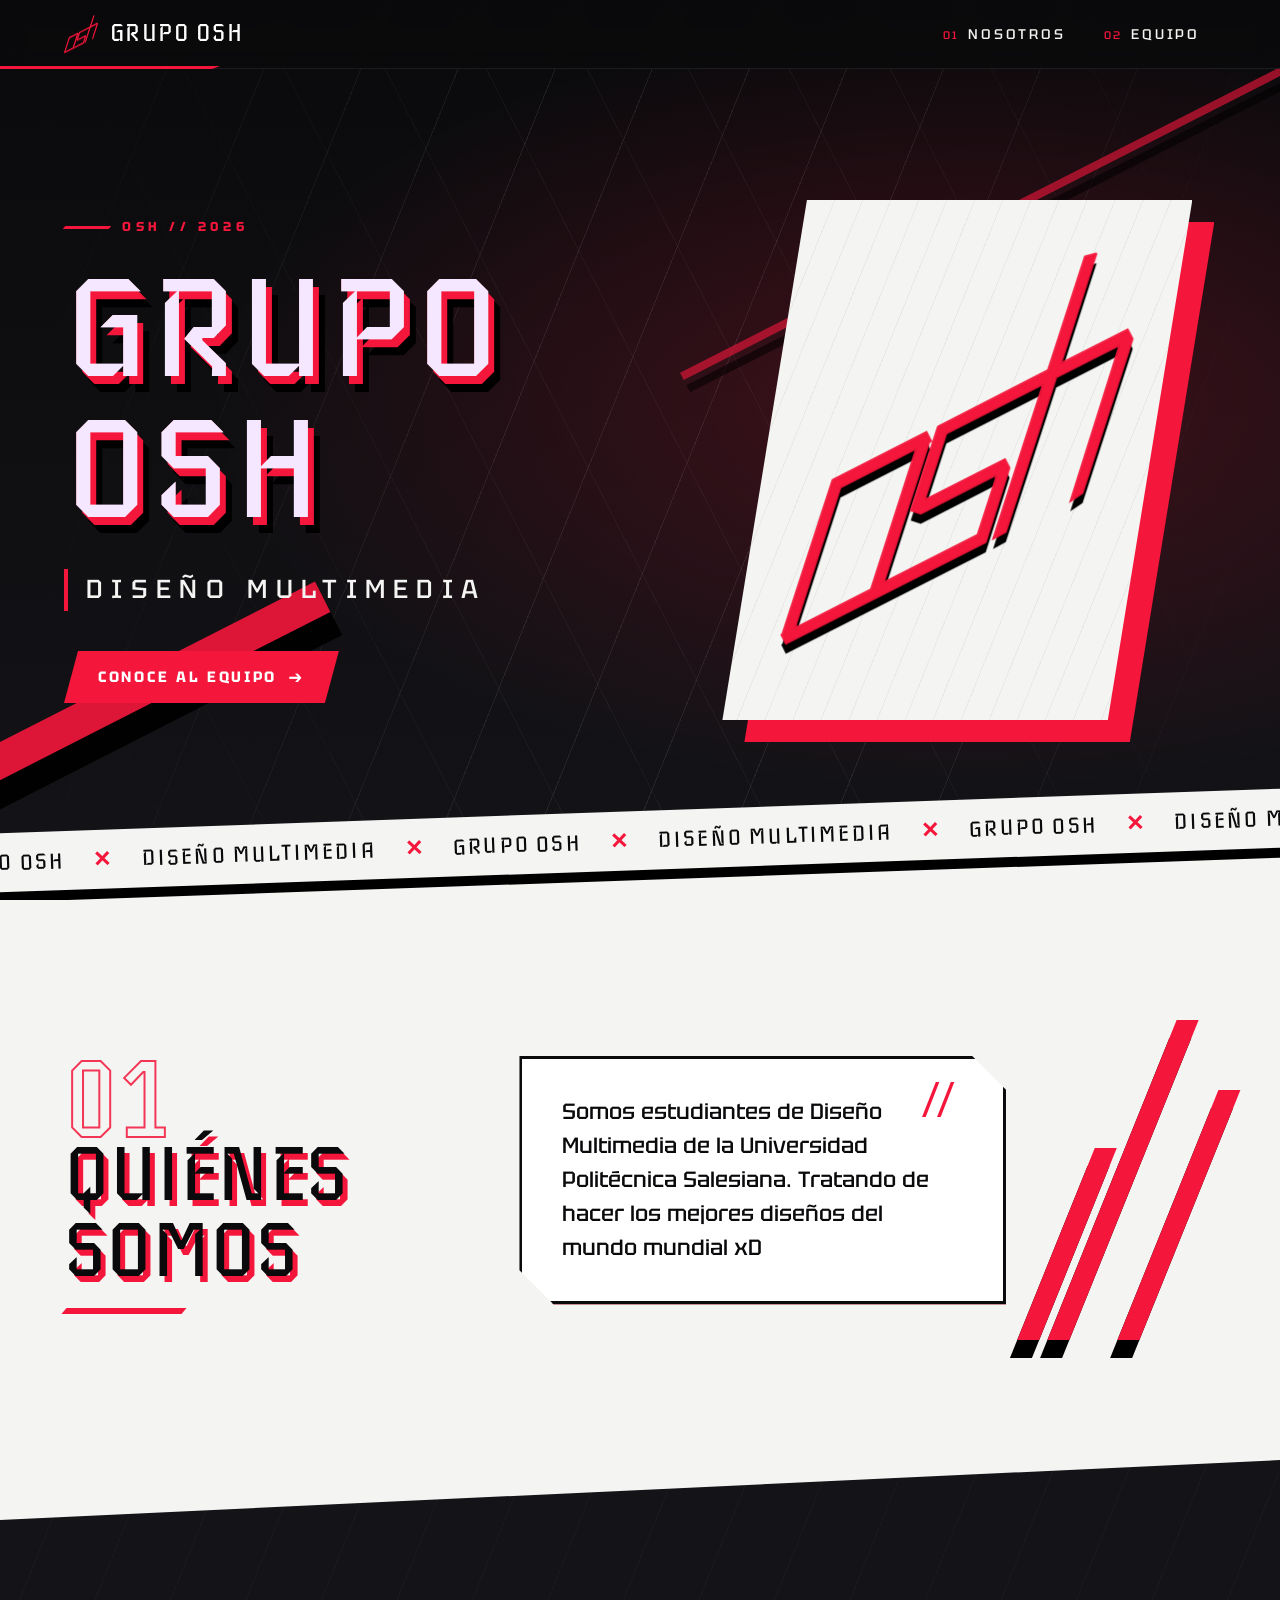
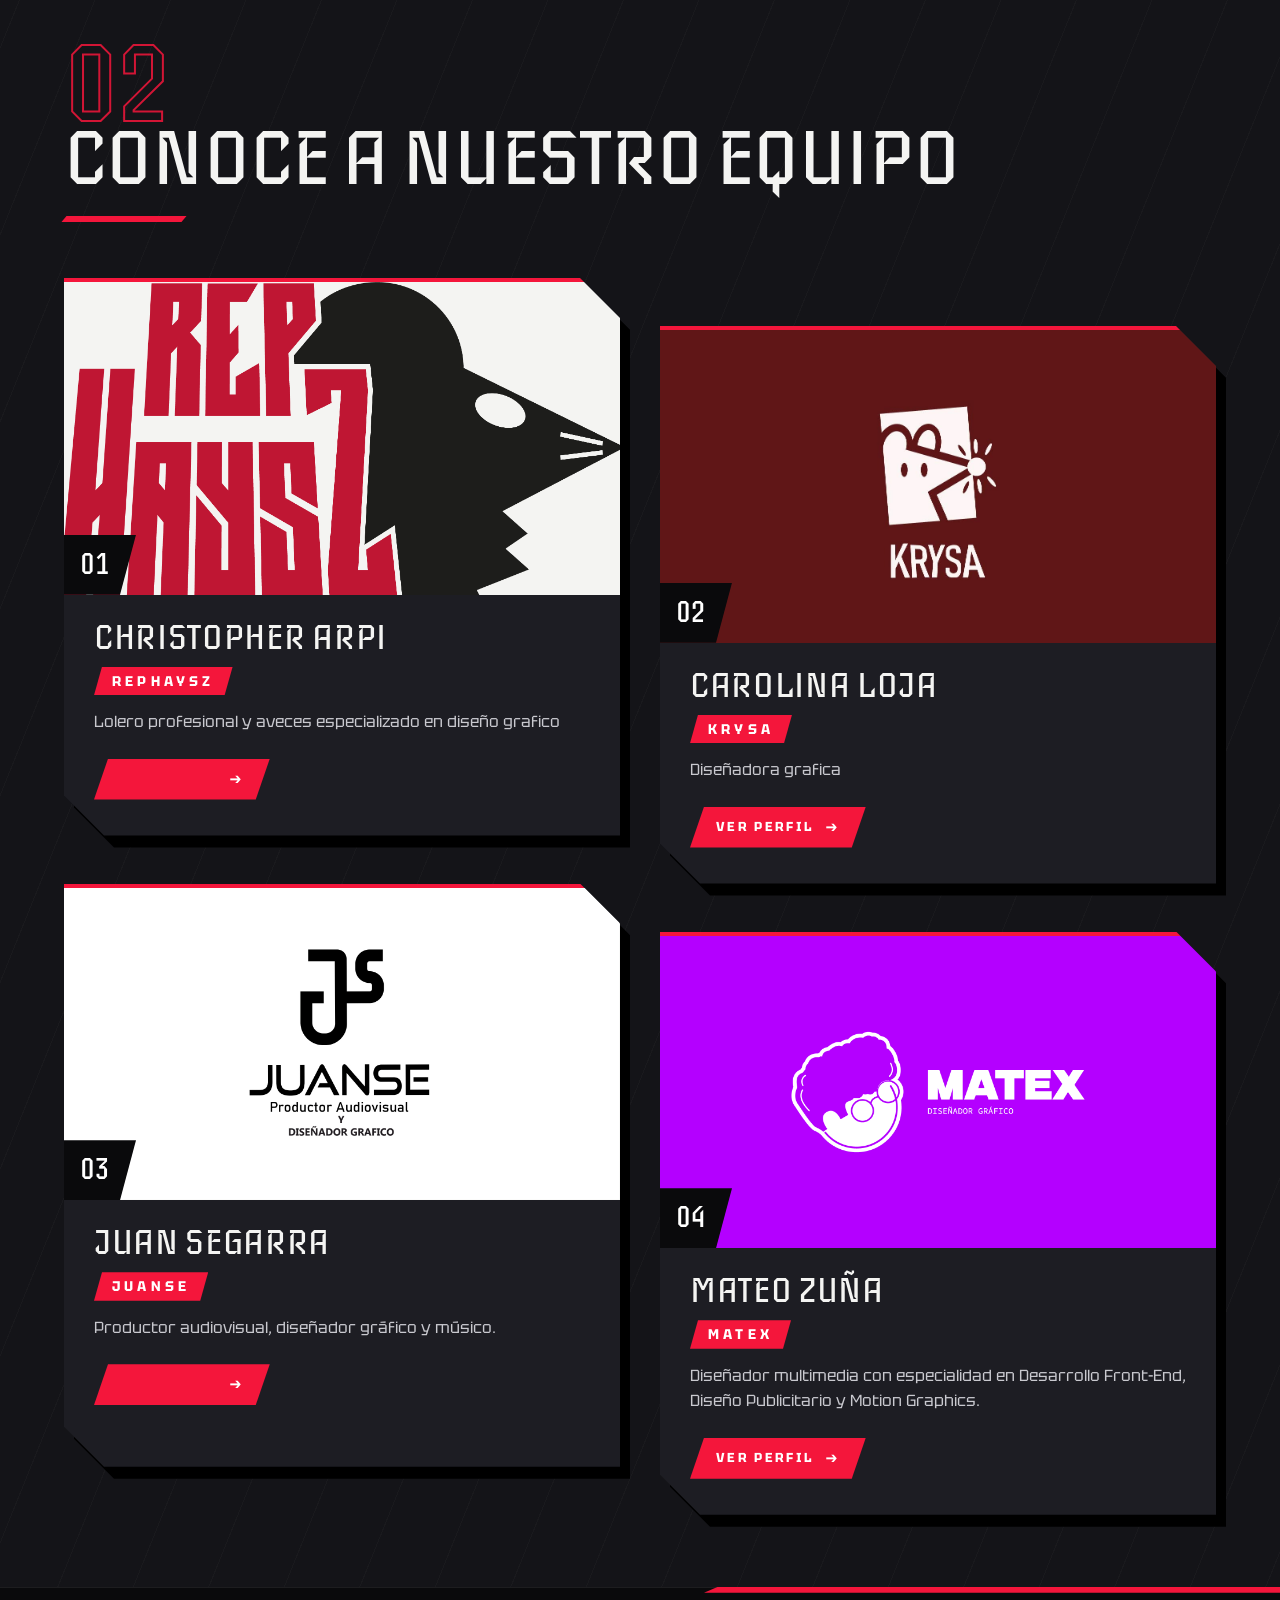
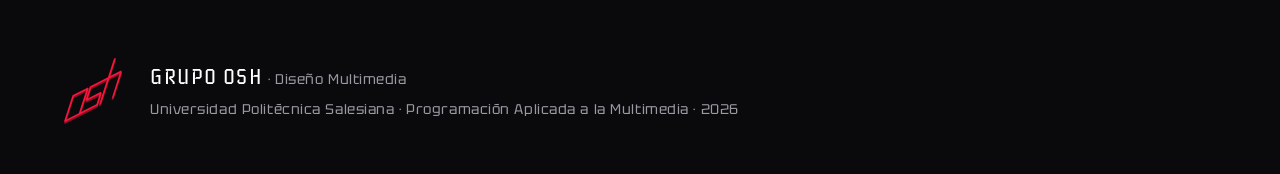
<file: index.html>
<!DOCTYPE html>
<html lang="es">
<head>
  <meta charset="UTF-8">
  <meta name="viewport" content="width=device-width, initial-scale=1.0">
  <title>Grupo OSH · Diseño Multimedia</title>
  <link rel="icon" type="image/svg+xml" href="imagenes/logo-osh.svg">
  <link rel="preconnect" href="https://fonts.googleapis.com">
  <link rel="preconnect" href="https://fonts.gstatic.com" crossorigin>
  <!-- Títulos: Iceberg (Cyreal) · Textos: Tektur (Adam Jagosz) -->
  <link href="https://fonts.googleapis.com/css2?family=Iceberg&family=Tektur:wght@400;500;700;900&display=swap" rel="stylesheet">
  <link rel="stylesheet" href="estilos.css">
</head>
<body>

  <!-- El logo de OSH, dibujado una sola vez y reutilizado en toda la página -->
  <svg class="oculto" aria-hidden="true">
    <defs>
      <path id="osh" pathLength="1" fill-rule="evenodd" d="M1258,1 L1211,13 L1064,466 L625,692 L517,1026 L557,1039 L858,885 L854,905 L783,1123 L410,1312 L591,754 L599,750 L580,713 L205,904 L5,1519 L1,1522 L19,1558 L816,1153 L911,856 L893,821 L576,982 L577,972 L659,720 L1044,523 L845,1140 L896,1112 L1097,496 L1349,368 L1153,990 L1202,957 L1402,342 L1382,304 L1117,438Z M538,781 L358,1340 L58,1493 L63,1470 L237,935Z"/>
    </defs>
  </svg>

  <!-- Menú -->
  <nav class="menu">
    <div class="contenedor menu-fila">
      <a class="marca" href="index.html" aria-label="Grupo OSH, inicio">
        <svg class="logo-mini" viewBox="0 0 1403 1600" aria-hidden="true">
          <use href="#osh" class="logo-sombra" transform="translate(0 40)"/>
          <use href="#osh" class="logo-rojo"/>
        </svg>
        <span>Grupo OSH</span>
      </a>
      <div class="enlaces">
        <a href="#nosotros"><small>01</small>Nosotros</a>
        <a href="#equipo"><small>02</small>Equipo</a>
      </div>
    </div>
  </nav>

  <!-- Cabecera -->
  <header class="cabecera">
    <div class="rejilla" aria-hidden="true"></div>
    <div class="franja franja-1" aria-hidden="true"></div>
    <div class="franja franja-2" aria-hidden="true"></div>

    <div class="contenedor cabecera-fila">
      <div class="cabecera-texto">
        <p class="etiqueta" aria-hidden="true"><span></span>OSH // 2026</p>
        <h1 class="glitch" data-texto="Grupo OSH">Grupo OSH</h1>
        <p class="lema">Diseño Multimedia</p>
        <a class="boton" href="#equipo"><span>Conoce al equipo</span></a>
      </div>

      <div class="cabecera-logo">
        <svg viewBox="-20 -20 1443 1660" role="img" aria-label="Logo de Grupo OSH">
          <use href="#osh" class="logo-sombra" transform="translate(0 40)"/>
          <use href="#osh" class="logo-rojo"/>
          <use href="#osh" class="logo-trazo"/>
        </svg>
      </div>
    </div>

    <div class="cinta" aria-hidden="true">
      <div class="cinta-pista">
        <span>Grupo OSH</span><b>✕</b><span>Diseño Multimedia</span><b>✕</b>
        <span>Grupo OSH</span><b>✕</b><span>Diseño Multimedia</span><b>✕</b>
        <span>Grupo OSH</span><b>✕</b><span>Diseño Multimedia</span><b>✕</b>
        <span>Grupo OSH</span><b>✕</b><span>Diseño Multimedia</span><b>✕</b>
      </div>
    </div>
  </header>

  <main>
    <!-- Presentación del equipo -->
    <section class="seccion nosotros" id="nosotros">
      <div class="contenedor nosotros-fila">
        <div class="titulo-bloque">
          <span class="numero" aria-hidden="true">01</span>
          <h2>Quiénes somos</h2>
        </div>
        <div class="nosotros-caja">
          <p>Somos estudiantes de Diseño Multimedia de la Universidad Politécnica Salesiana. Tratando de hacer los mejores diseños del mundo mundial xD</p>
        </div>
        <div class="barras" aria-hidden="true">
          <i></i><i></i><i></i>
        </div>
      </div>
    </section>

    <!-- Tarjetas de los integrantes -->
    <section class="seccion equipo" id="equipo">
      <div class="contenedor">
        <div class="titulo-bloque">
          <span class="numero" aria-hidden="true">02</span>
          <h2>Conoce a nuestro equipo</h2>
        </div>

        <div class="tarjetas">
          <article class="tarjeta">
            <div class="tarjeta-cuerpo">
              <div class="tarjeta-imagen">
                <img src="imagenes/integrante1.png" alt="Christopher Arpi">
                <span class="tarjeta-numero" aria-hidden="true">01</span>
              </div>
              <div class="texto">
                <h3>Christopher Arpi</h3>
                <p class="sobrenombre">Rephaysz</p>
                <p>Lolero profesional y aveces especializado en diseño grafico</p>
                <a class="boton boton-chico" href="integrantes/integrante1/index.html"><span>Ver perfil</span></a>
              </div>
            </div>
          </article>

          <article class="tarjeta">
            <div class="tarjeta-cuerpo">
              <div class="tarjeta-imagen">
                <img src="imagenes/WhatsApp Image 2026-11-23 at 11.36.13 AM.jpeg" alt="Carolina Loja">
                <span class="tarjeta-numero" aria-hidden="true">02</span>
              </div>
              <div class="texto">
                <h3>Carolina Loja</h3>
                <p class="sobrenombre">Krysa</p>
                <p>Diseñadora grafica</p>
                <a class="boton boton-chico" href="integrantes/integrante2/index.html"><span>Ver perfil</span></a>
              </div>
            </div>
          </article>

          <article class="tarjeta">
            <div class="tarjeta-cuerpo">
              <div class="tarjeta-imagen">
                <img src="imagenes/LogoJuanse.png" alt="Juan Segarra">
                <span class="tarjeta-numero" aria-hidden="true">03</span>
              </div>
              <div class="texto">
                <h3>Juan Segarra</h3>
                <p class="sobrenombre">Juanse</p>
                <p>Productor audiovisual, diseñador gráfico y músico.</p>
                <a class="boton boton-chico" href="integrantes/integrante3/index.html"><span>Ver perfil</span></a>
              </div>
            </div>
          </article>

          <article class="tarjeta">
            <div class="tarjeta-cuerpo">
              <div class="tarjeta-imagen">
                <img src="imagenes/LogoMATEX.png" alt="Mateo Zuña">
                <span class="tarjeta-numero" aria-hidden="true">04</span>
              </div>
              <div class="texto">
                <h3>Mateo Zuña</h3>
                <p class="sobrenombre">MATEX</p>
                <p>Diseñador multimedia con especialidad en Desarrollo Front-End, Diseño Publicitario y Motion Graphics.</p>
                <a class="boton boton-chico" href="integrantes/integrante4/index.html"><span>Ver perfil</span></a>
              </div>
            </div>
          </article>
        </div>
      </div>
    </section>
  </main>

  <!-- Pie de página -->
  <footer class="pie">
    <div class="contenedor pie-fila">
      <svg class="logo-pie" viewBox="0 0 1403 1600" aria-hidden="true">
        <use href="#osh" class="logo-sombra" transform="translate(0 40)"/>
        <use href="#osh" class="logo-rojo"/>
      </svg>
      <div>
        <p><strong>Grupo OSH</strong> · Diseño Multimedia</p>
        <p>Universidad Politécnica Salesiana · Programación Aplicada a la Multimedia · 2026</p>
      </div>
    </div>
  </footer>

</body>
</html>
</file>
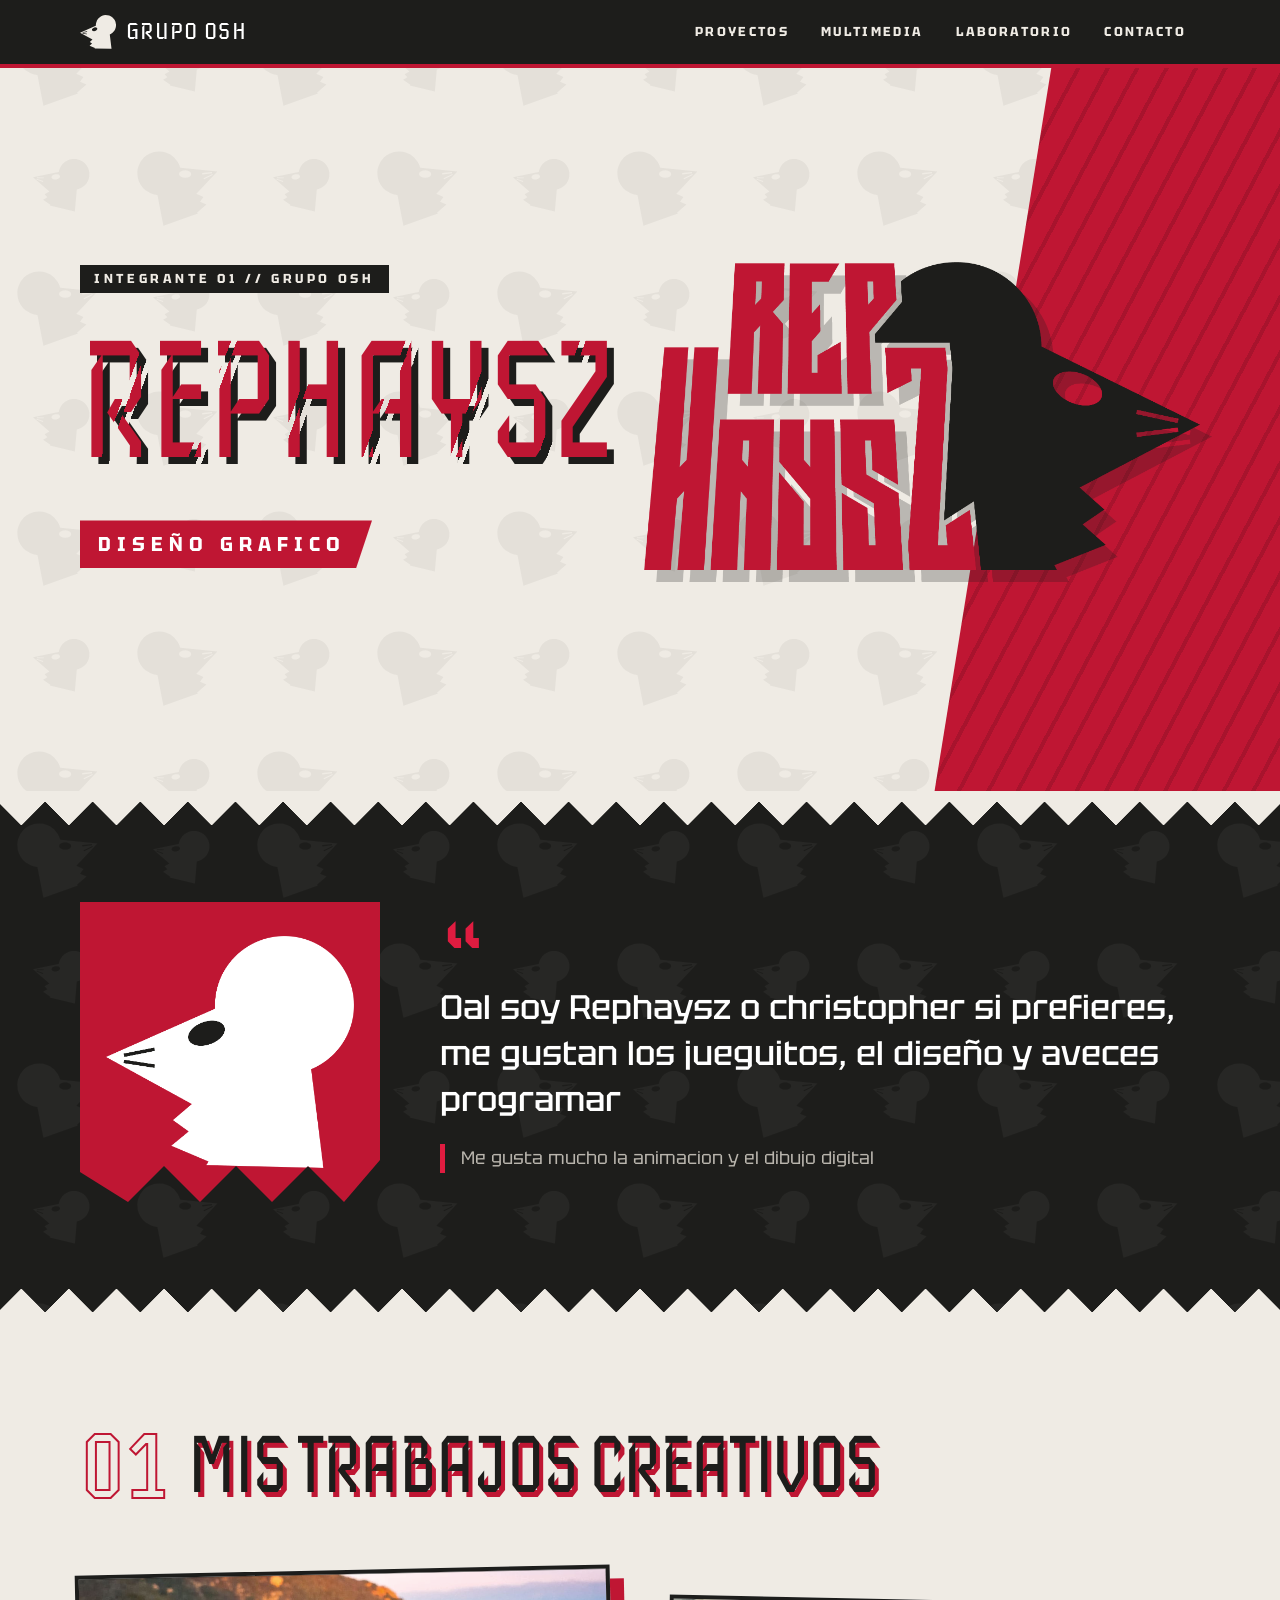
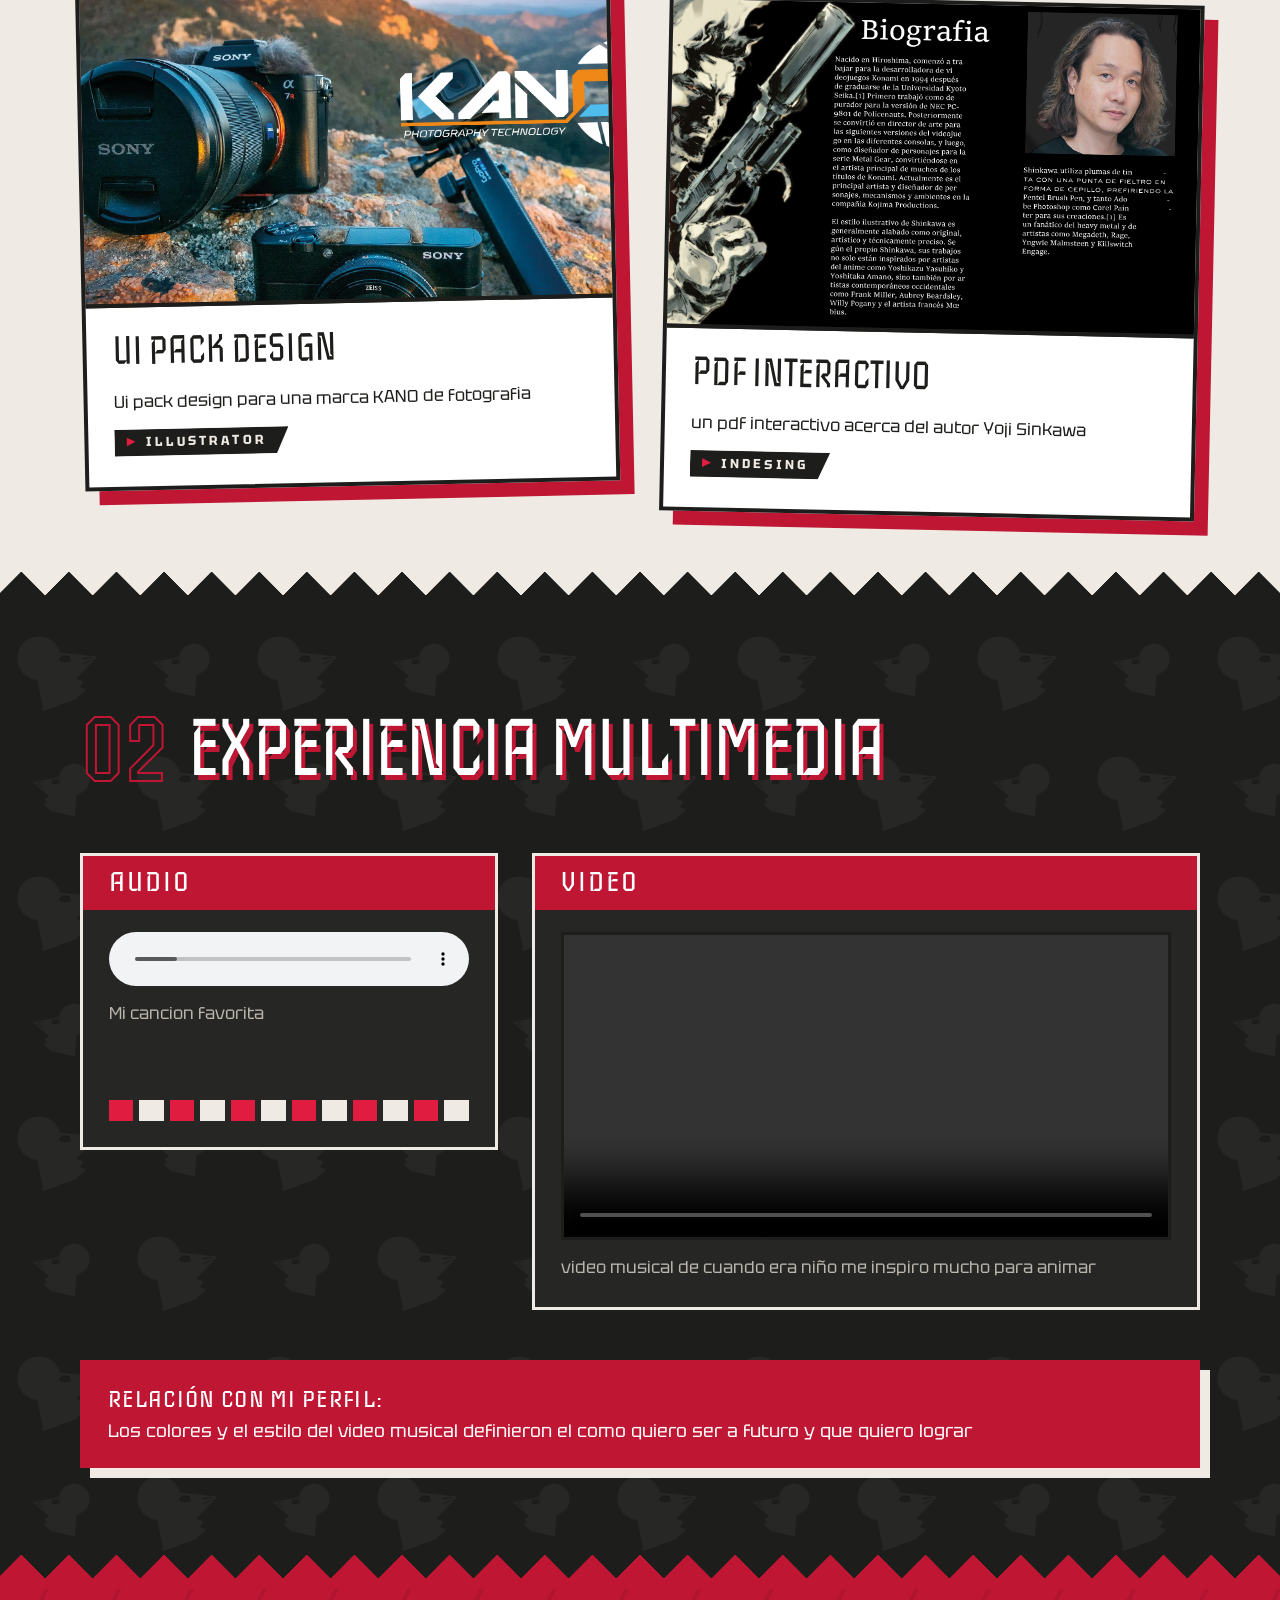
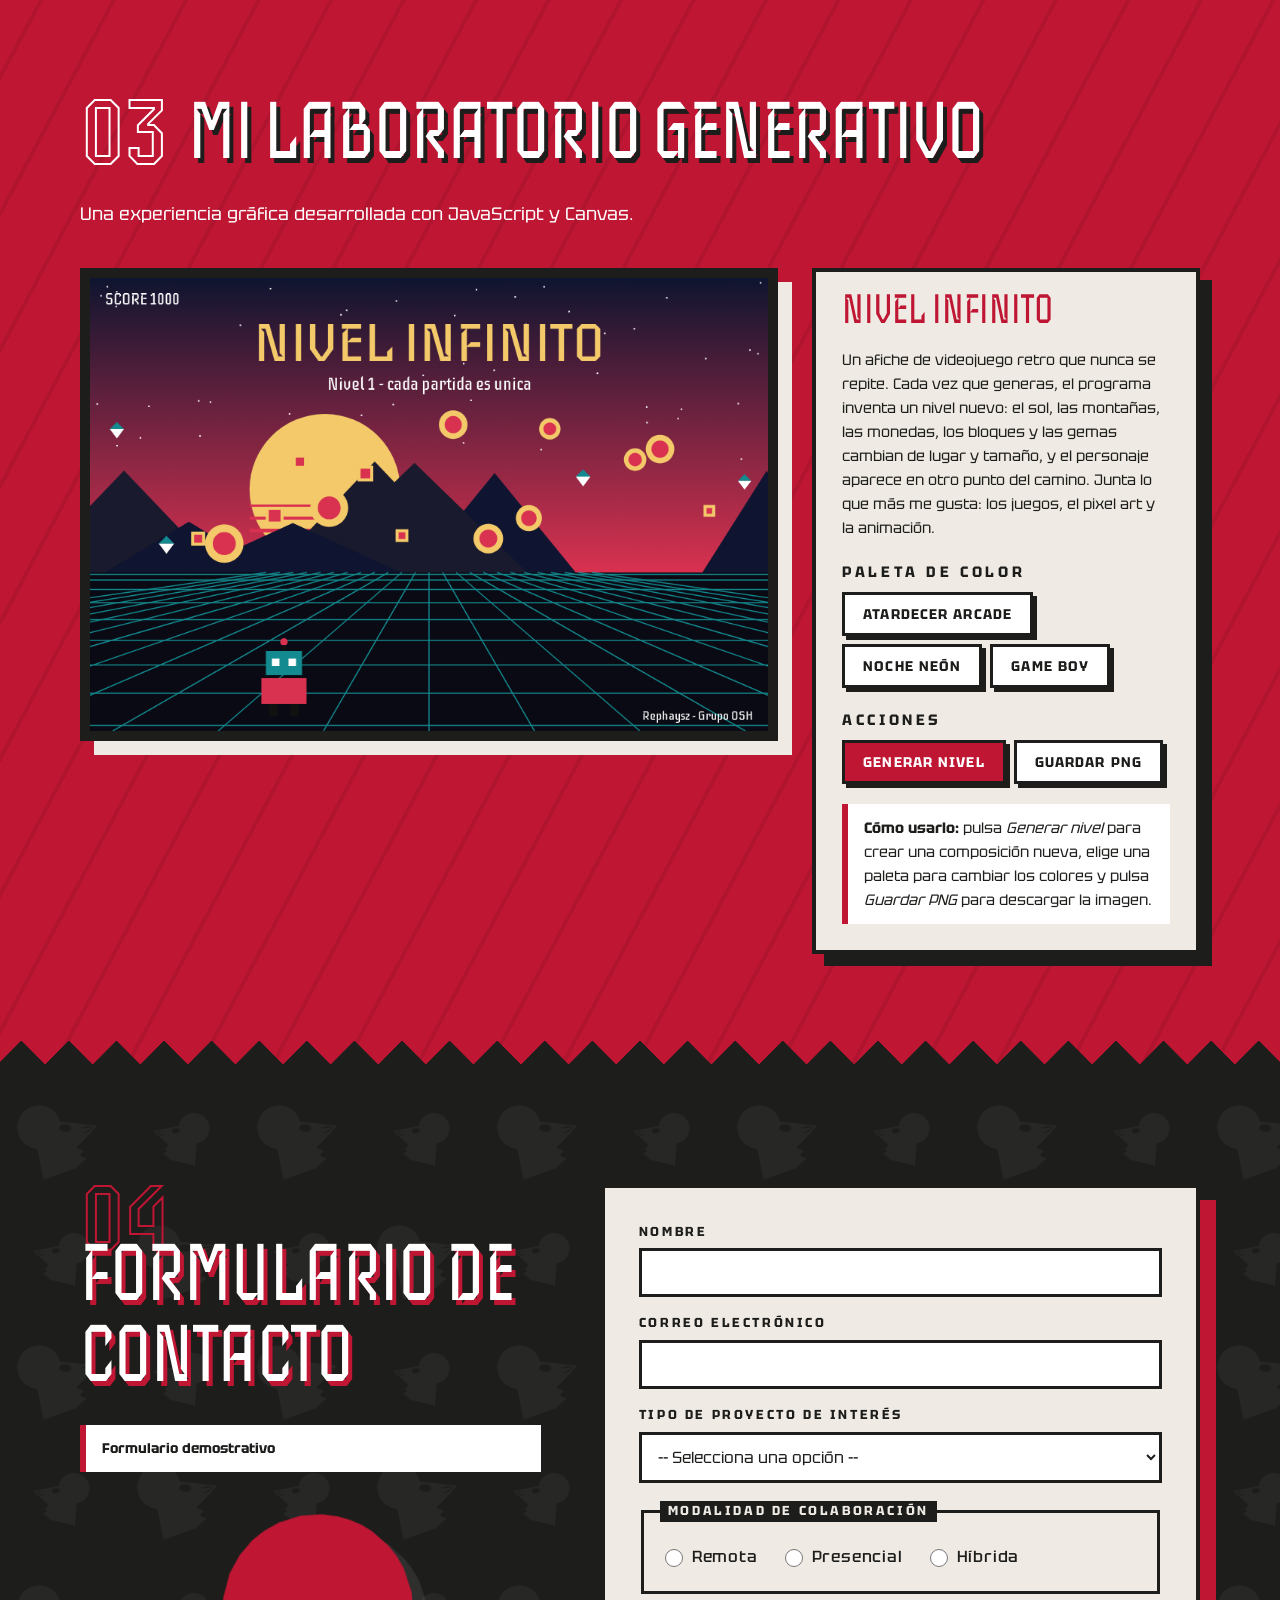
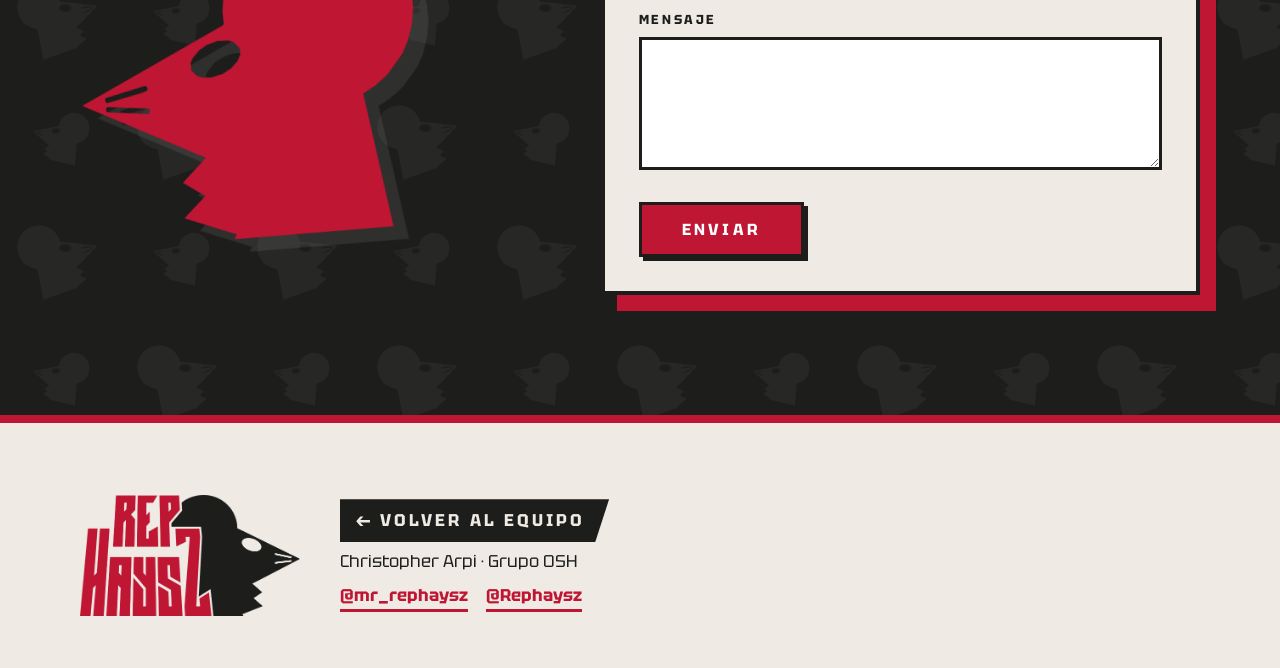
<file: integrantes/integrante1/index.html>
<!DOCTYPE html>
<html lang="es">
<head>
  <meta charset="UTF-8">
  <meta name="viewport" content="width=device-width, initial-scale=1.0">
  <title>Rephaysz · Grupo OSH</title>
  <link rel="icon" type="image/svg+xml" href="imagenes/rata.svg">
  <link rel="preconnect" href="https://fonts.googleapis.com">
  <link rel="preconnect" href="https://fonts.gstatic.com" crossorigin>
  <!-- Títulos: Iceberg (Cyreal) · Textos: Tektur (Adam Jagosz) -->
  <link href="https://fonts.googleapis.com/css2?family=Iceberg&family=Tektur:wght@400;500;700;900&display=swap" rel="stylesheet">
  <!-- Hoja de estilos propia de esta página -->
  <link rel="stylesheet" href="estilos.css">
</head>
<body>

  <!-- La silueta de la rata del logo, dibujada una vez y reutilizada -->
  <svg class="oculto" aria-hidden="true">
    <defs>
      <path id="rata" fill-rule="evenodd" d="M73,12 57,21 44,31 24,53 15,67 7,85 0,118 0,138 4,161 12,183 21,199 44,225 62,238 79,247 57,429 272,424 268,418 336,389 305,362 333,341 299,311 457,224 258,136 256,134 256,118 253,99 241,67 225,44 206,26 189,15 168,6 138,0 109,1 88,6Z M426,232 425,236 369,244 367,240 368,237 424,229Z M367,211 368,207 371,206 425,217 426,220 424,224 370,214Z M238,169 245,160 252,157 267,156 282,160 293,166 303,176 306,182 306,192 299,200 292,203 280,204 265,201 253,195 243,186 238,177Z"/>
    </defs>
  </svg>

  <!-- Menú -->
  <nav class="menu">
    <div class="contenedor menu-fila">
      <a class="marca" href="../../index.html">
        <svg class="rata-mini" viewBox="0 0 458 430" aria-hidden="true"><use href="#rata"/></svg>
        <span>Grupo OSH</span>
      </a>
      <div class="enlaces">
        <a href="#proyectos">Proyectos</a>
        <a href="#multimedia">Multimedia</a>
        <a href="#laboratorio">Laboratorio</a>
        <a href="#contacto">Contacto</a>
      </div>
    </div>
  </nav>

  <!-- A · Identidad creativa -->
  <header class="cabecera">
    <div class="bloque-rojo" aria-hidden="true"></div>
    <div class="contenedor cabecera-fila">
      <div class="cabecera-texto">
        <p class="etiqueta" aria-hidden="true">Integrante 01 // Grupo OSH</p>
        <h1><span>Rephaysz</span></h1>
        <p class="rol"><strong>Diseño grafico</strong></p>
      </div>
      <div class="cabecera-logo">
        <img src="imagenes/integrante1.png" alt="Logo de Rephaysz: letras rojas y la silueta de una rata">
      </div>
    </div>
    <div class="dientes dientes-abajo" aria-hidden="true"></div>
  </header>

  <section class="identidad" aria-label="Sobre mí">
    <div class="contenedor identidad-fila">
      <div class="perfil-marco">
        <img src="imagenes/imagen perfil.png" alt="Perfil rephaysz">
      </div>
      <div class="identidad-texto">
        <p class="cita">Oal soy Rephaysz o christopher si prefieres, me gustan los jueguitos, el diseño y aveces programar</p>
        <p>Me gusta mucho la animacion y el dibujo digital</p>
      </div>
    </div>
  </section>

  <main>
    <!-- B · Mis trabajos creativos -->
    <section class="seccion proyectos" id="proyectos">
      <div class="dientes dientes-arriba" aria-hidden="true"></div>
      <div class="contenedor">
        <div class="titulo">
          <span class="numero" aria-hidden="true">01</span>
          <h2>Mis trabajos creativos</h2>
        </div>

        <div class="tarjetas">
          <figure class="tarjeta">
            <!-- Imagen: imagenes/proyecto1.png -->
            <div class="tarjeta-imagen">
              <img src="imagenes/proyecto1.png" alt="UI pack design para una marca KANO de fotografia">
            </div>
            <figcaption>
              <h3>UI pack design</h3>
              <p>Ui pack design para una marca KANO de fotografia</p>
              <p class="especialidad">illustrator</p>
            </figcaption>
          </figure>

          <figure class="tarjeta">
            <!-- Imagen: imagenes/proyecto2.png -->
            <div class="tarjeta-imagen">
              <img src="imagenes/proyecto2.png" alt="Pdf interactivo acerca del autor Yoji Sinkawa">
            </div>
            <figcaption>
              <h3>Pdf interactivo</h3>
              <p>un pdf interactivo acerca del autor Yoji Sinkawa </p>
              <p class="especialidad">InDesing</p>
            </figcaption>
          </figure>
        </div>
      </div>
    </section>

    <!-- C · Experiencia multimedia -->
    <section class="seccion oscura" id="multimedia">
      <div class="dientes dientes-arriba" aria-hidden="true"></div>
      <div class="contenedor">
        <div class="titulo">
          <span class="numero" aria-hidden="true">02</span>
          <h2>Experiencia multimedia</h2>
        </div>

        <div class="multimedia-fila">
          <div class="multimedia">
            <h3>Audio</h3>
            <!-- Archivo de audio: audio/audio.mp3 -->
            <audio controls>
              <source src="audio/audio.mp3" type="audio/mpeg">
              Tu navegador no puede reproducir este audio.
            </audio>
            <p>Mi cancion favorita</p>
            <div class="ondas" aria-hidden="true"><i></i><i></i><i></i><i></i><i></i><i></i><i></i><i></i><i></i><i></i><i></i><i></i></div>
          </div>

          <div class="multimedia multimedia-video">
            <h3>Video</h3>
            <!-- Archivo de video: videos/video1.mp4 -->
            <video controls>
              <source src="videos/video1.mp4" type="video/mp4">
              Tu navegador no puede reproducir este video.
            </video>
            <p>video musical de cuando era niño me inspiro mucho para animar</p>
          </div>
        </div>

        <p class="relacion"><strong>Relación con mi perfil:</strong> Los colores y el estilo del video musical definieron el como quiero ser a futuro y que quiero lograr</p>
      </div>
    </section>

    <!-- E · Laboratorio generativo (Canvas) -->
    <section class="seccion laboratorio-seccion" id="laboratorio">
      <div class="dientes dientes-arriba" aria-hidden="true"></div>
      <div class="contenedor">
        <div class="titulo">
          <span class="numero" aria-hidden="true">03</span>
          <h2>Mi laboratorio generativo</h2>
        </div>
        <p class="lab-sub">Una experiencia gráfica desarrollada con JavaScript y Canvas.</p>

        <div class="laboratorio">
          <div class="lab-lienzo">
            <canvas id="lienzo" width="900" height="600">Tu navegador no puede mostrar Canvas.</canvas>
          </div>

          <aside class="lab-panel">
            <h3>Nivel Infinito</h3>
            <p>Un afiche de videojuego retro que nunca se repite. Cada vez que generas, el programa inventa un nivel nuevo: el sol, las montañas, las monedas, los bloques y las gemas cambian de lugar y tamaño, y el personaje aparece en otro punto del camino. Junta lo que más me gusta: los juegos, el pixel art y la animación.</p>

            <p class="lab-titulo">Paleta de color</p>
            <div class="lab-botones">
              <button id="btnPaleta1">Atardecer arcade</button>
              <button id="btnPaleta2">Noche neón</button>
              <button id="btnPaleta3">Game Boy</button>
            </div>

            <p class="lab-titulo">Acciones</p>
            <div class="lab-botones">
              <button id="btnGenerar" class="principal">Generar nivel</button>
              <button id="btnGuardar">Guardar PNG</button>
            </div>

            <p class="aviso"><strong>Cómo usarlo:</strong> pulsa <em>Generar nivel</em> para crear una composición nueva, elige una paleta para cambiar los colores y pulsa <em>Guardar PNG</em> para descargar la imagen.</p>
          </aside>
        </div>
      </div>
    </section>

    <!-- D · Formulario de contacto -->
    <section class="seccion contacto oscura" id="contacto">
      <div class="dientes dientes-arriba" aria-hidden="true"></div>
      <div class="contenedor contacto-fila">
        <div>
          <div class="titulo">
            <span class="numero" aria-hidden="true">04</span>
            <h2>Formulario de contacto</h2>
          </div>
          <p class="aviso"><strong>Formulario demostrativo</strong> </p>
          <svg class="rata-grande" viewBox="0 0 458 430" aria-hidden="true"><use href="#rata"/></svg>
        </div>

        <form action="#" method="post" onsubmit="alert('Formulario demostrativo: el mensaje no fue enviado.'); return false;">
          <label for="nombre">Nombre</label>
          <input type="text" id="nombre" name="nombre" required>

          <label for="correo">Correo electrónico</label>
          <input type="email" id="correo" name="correo" required>

          <label for="tipo">Tipo de proyecto de interés</label>
          <select id="tipo" name="tipo" required>
            <option value="">-- Selecciona una opción --</option>
            <option value="ilustracion">Ilustración</option>
            <option value="animacion">Animación</option>
            <option value="videojuegos">Videojuegos</option>
            <option value="web">Diseño web</option>
            <option value="audiovisual">Producción audiovisual</option>
          </select>

          <fieldset>
            <legend>Modalidad de colaboración</legend>
            <label><input type="radio" name="modalidad" value="remota" required> Remota</label>
            <label><input type="radio" name="modalidad" value="presencial"> Presencial</label>
            <label><input type="radio" name="modalidad" value="hibrida"> Híbrida</label>
          </fieldset>

          <label for="mensaje">Mensaje</label>
          <textarea id="mensaje" name="mensaje" rows="5" required></textarea>

          <button type="submit">Enviar</button>
        </form>
      </div>
    </section>
  </main>

  <!-- F · Navegación -->
  <footer class="pie">
    <div class="contenedor pie-fila">
      <img class="pie-logo" src="imagenes/integrante1.png" alt="">
      <div>
        <p><a class="volver" href="../../index.html">Volver al equipo</a></p>
        <p>Christopher Arpi · Grupo OSH</p>
        <p class="redes">
          <a href="https://ejemplo.com">mr_rephaysz</a>
          <a href="https://ejemplo.com">Rephaysz</a>
        </p>
      </div>
    </div>
  </footer>

  <!-- Programa del laboratorio generativo -->
  <script src="canvas.js"></script>
</body>
</html>
</file>
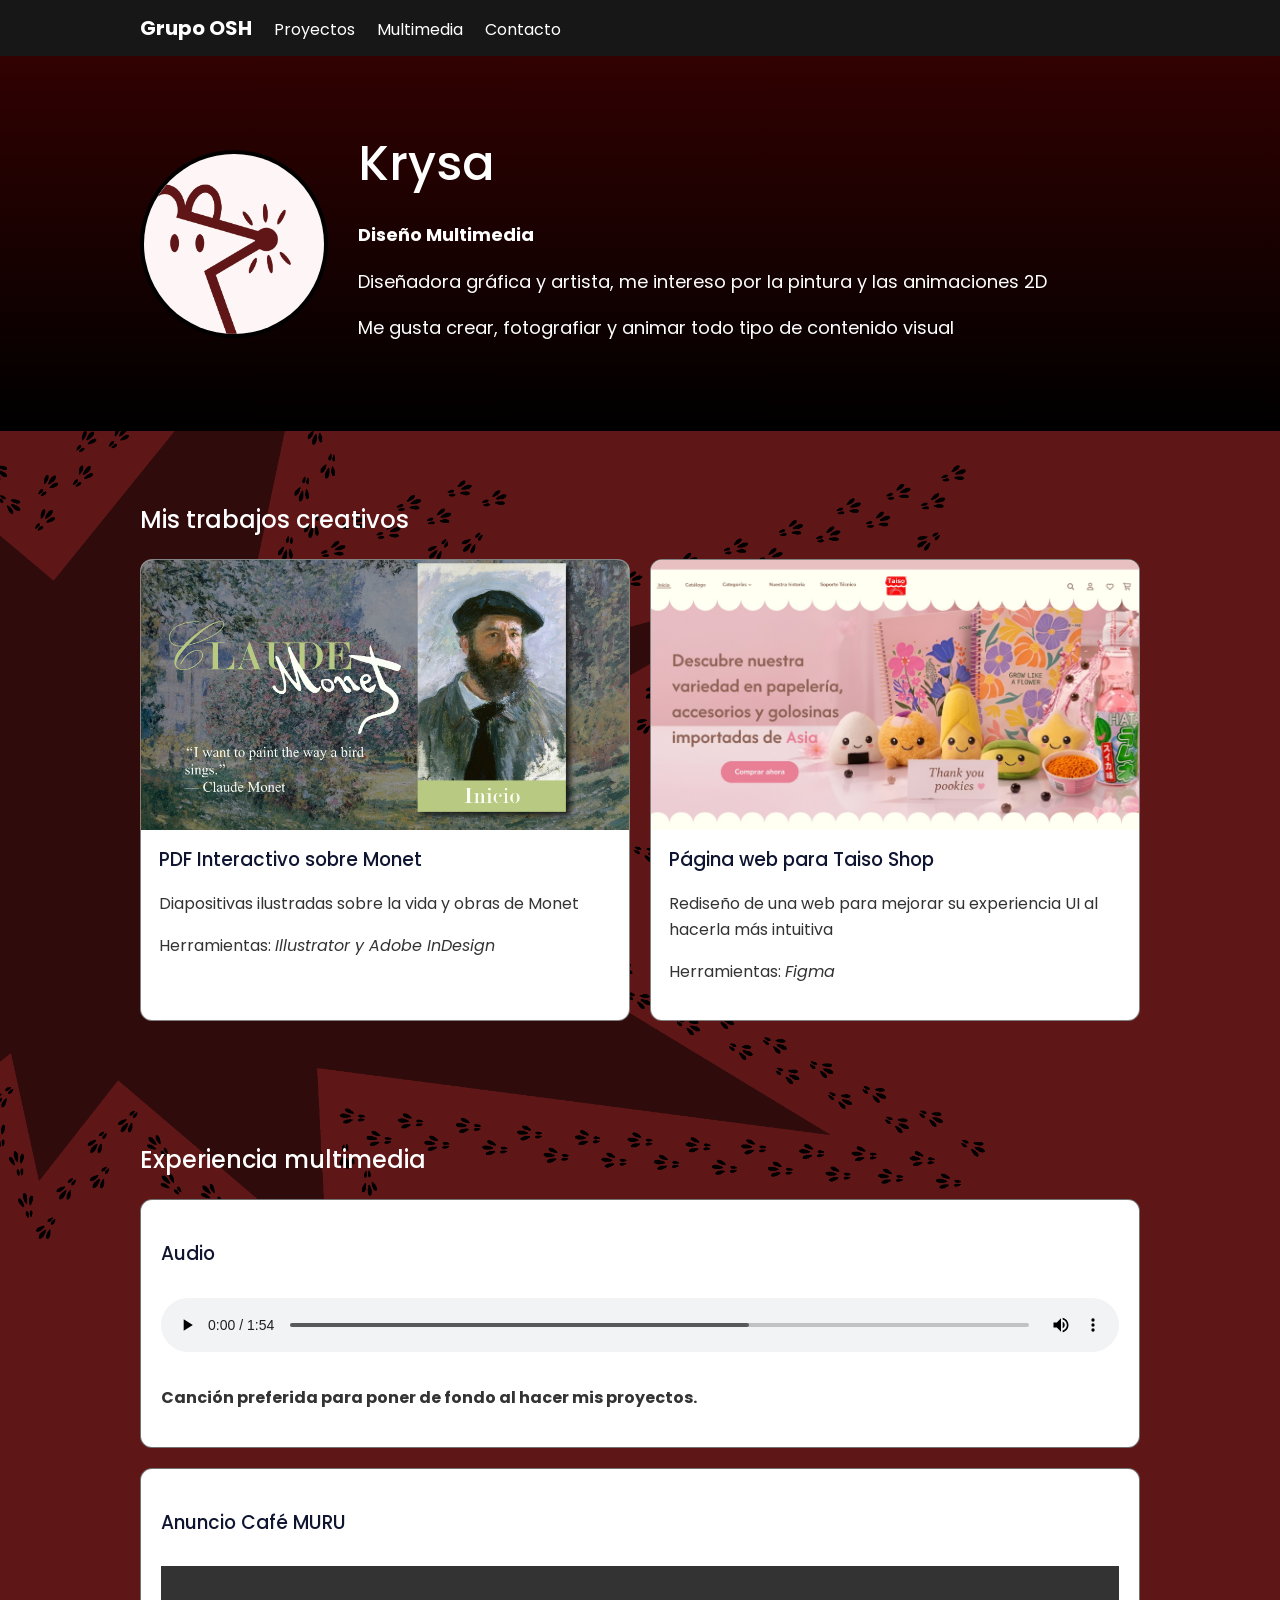
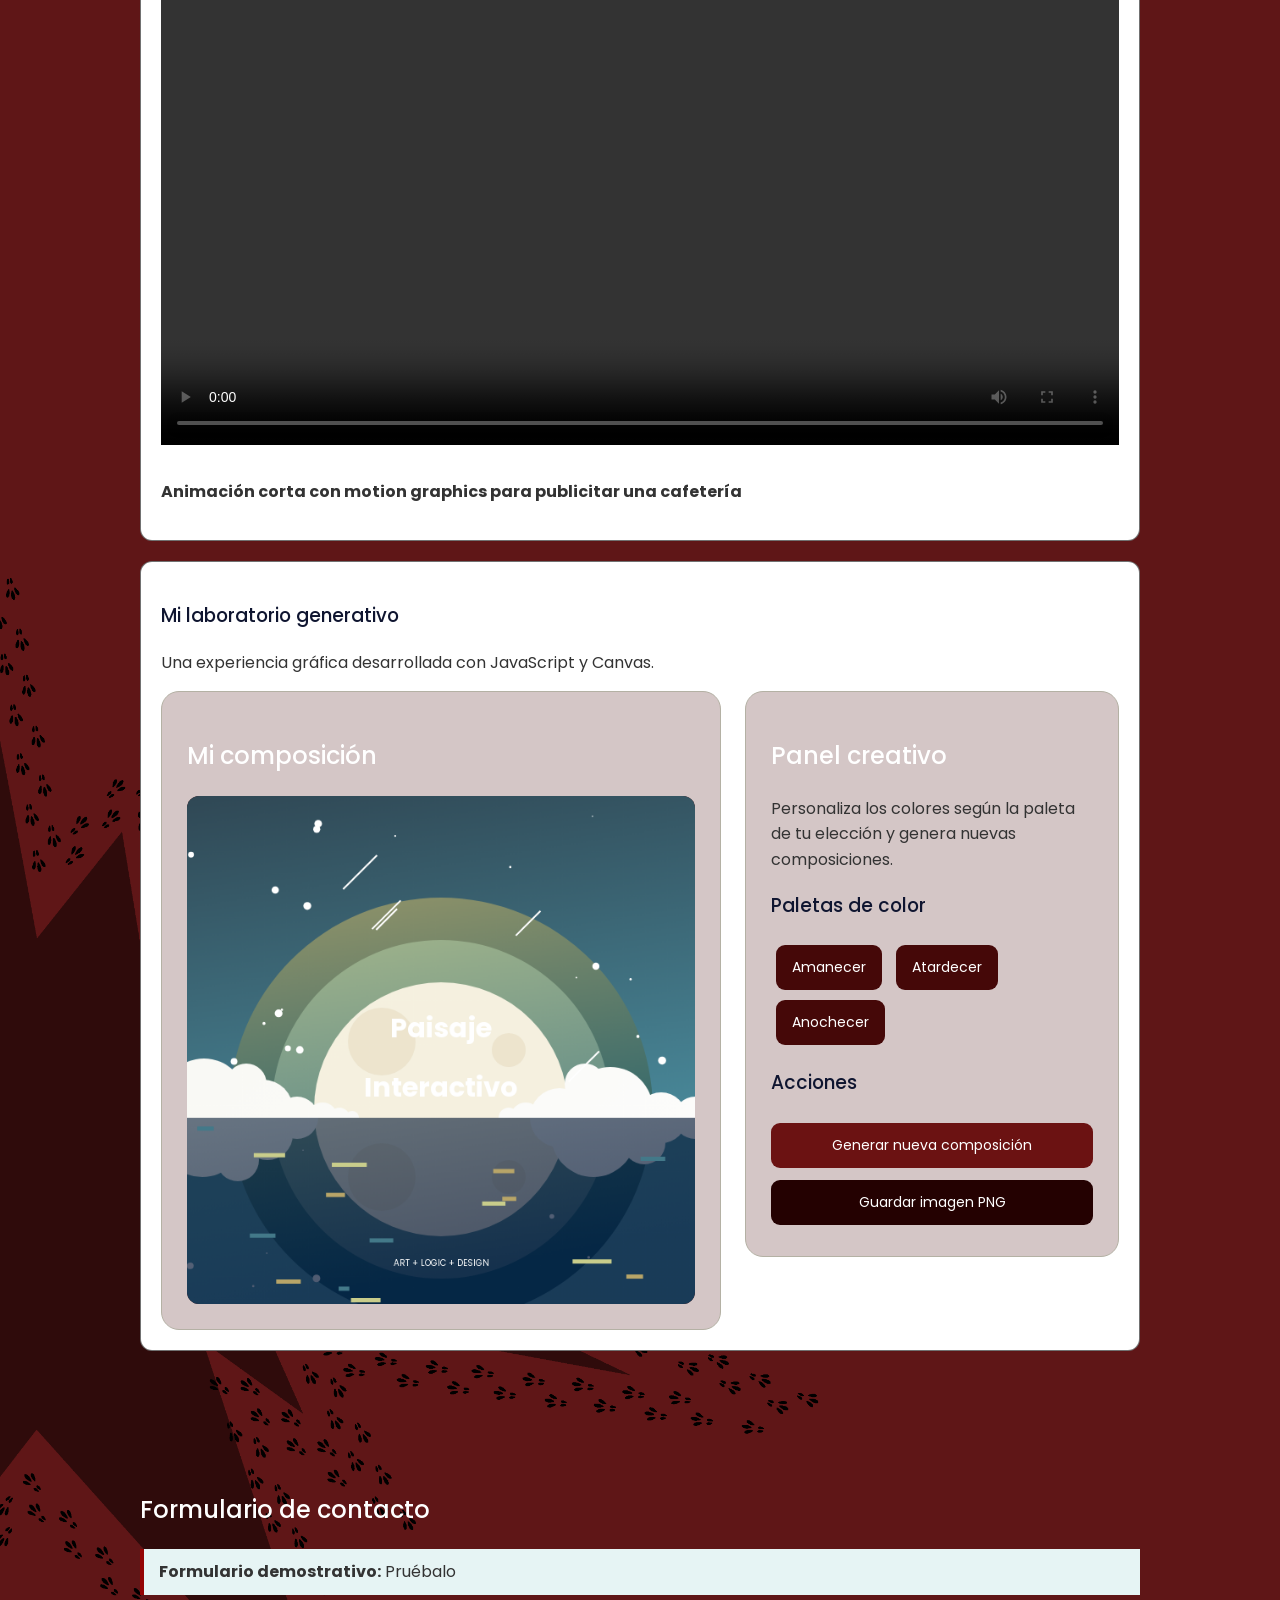
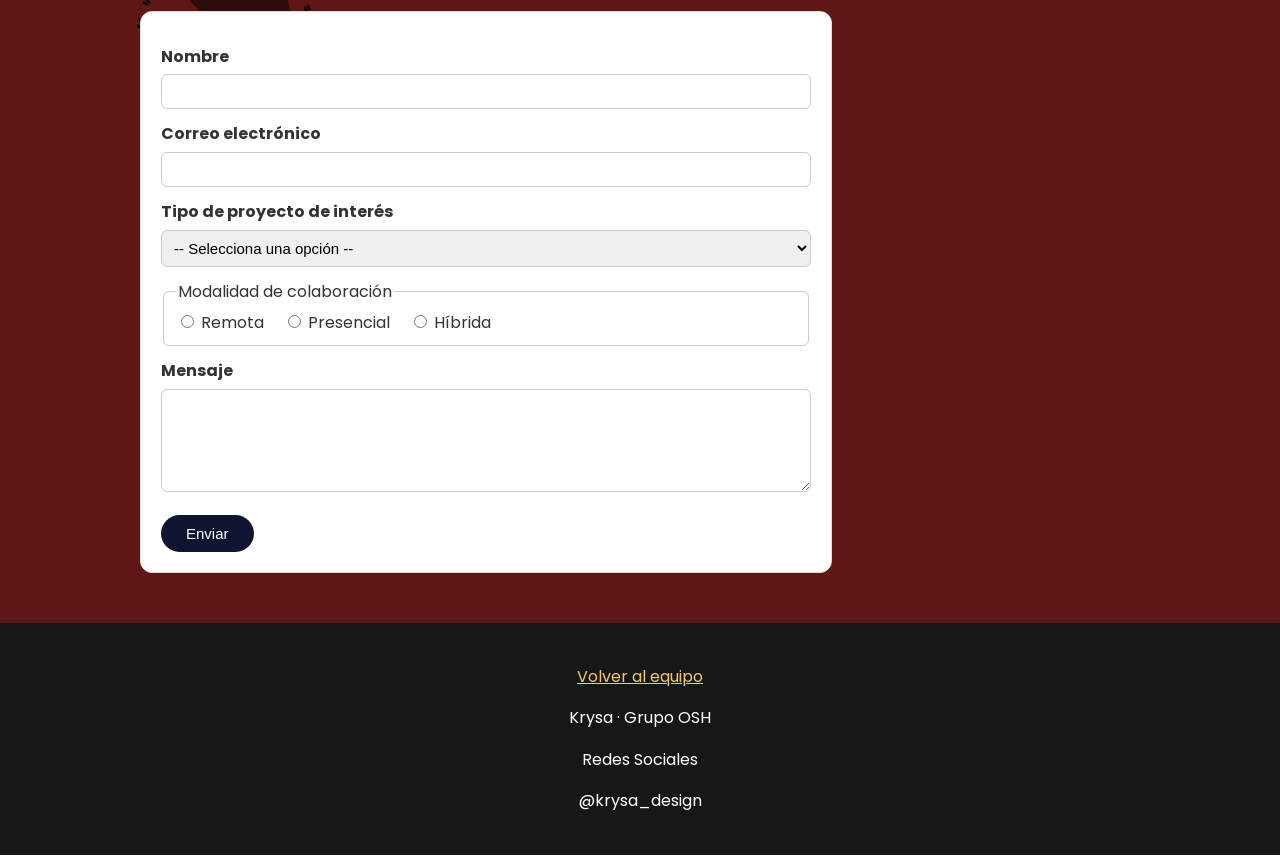
<file: integrantes/integrante2/index.html>
<!DOCTYPE html>
<html lang="es">

<head>
  <meta charset="UTF-8">
  <meta name="viewport" content="width=device-width, initial-scale=1.0">
  <title>Krysa · Grupo OSH</title>
  <!-- Hoja de estilos propia de esta página -->
  <link rel="stylesheet" href="estilos.css">
  <link rel="preconnect" href="https://fonts.googleapis.com">
  <link rel="preconnect" href="https://fonts.gstatic.com" crossorigin>
  <link href="https://fonts.googleapis.com/css2?family=Poppins:wght@500&display=swap" rel="stylesheet">
</head>

<body>

  <!-- Menú -->
  <nav class="menu">
    <div class="contenedor">
      <a class="marca" href="../../index.html">Grupo OSH</a>
      <a href="#proyectos">Proyectos</a>
      <a href="#multimedia">Multimedia</a>
      <a href="#contacto">Contacto</a>
    </div>
  </nav>

  <!-- A · Identidad creativa -->
  <header class="cabecera">
    <div class="contenedor perfil">
      <!-- Imagen: imagenes/perfil.jpg -->
      <img src="imagenes/perfil.jpg" alt="Caro imagen">
      <div>
        <h1>Krysa</h1>
        <p class="dorado"><strong>Diseño Multimedia</strong></p>
        <p>Diseñadora gráfica y artista, me intereso por la pintura y las animaciones 2D</p>
        <p>Me gusta crear, fotografiar y animar todo tipo de contenido visual</p>
      </div>
    </div>
  </header>

  <main>
    <!-- B · Mis trabajos creativos -->
    <section class="seccion" id="proyectos">
      <div class="contenedor">
        <h2>Mis trabajos creativos</h2>

        <div class="tarjetas">
          <figure class="tarjeta">
            <!-- Imagen: imagenes/proyecto1.jpg -->
            <img src="imagenes/proyecto1.jpg" alt="PDF Interactivo sobre Monet">
            <figcaption>
              <h3>PDF Interactivo sobre Monet</h3>
              <p>Diapositivas ilustradas sobre la vida y obras de Monet</p>
              <p class="especialidad">Herramientas: <em>Illustrator y Adobe InDesign</em></p>
            </figcaption>
          </figure>

          <figure class="tarjeta">
            <!-- Imagen: imagenes/proyecto2.jpg -->
            <img src="imagenes/proyecto2.jpg" alt="Página web para Taiso Shop">
            <figcaption>
              <h3>Página web para Taiso Shop</h3>
              <p>Rediseño de una web para mejorar su experiencia UI al hacerla más intuitiva</p>
              <p class="especialidad">Herramientas: <em>Figma</em></p>
            </figcaption>
          </figure>
        </div>
      </div>
    </section>

    <!-- C · Experiencia multimedia -->
    <section class="seccion" id="multimedia">
      <div class="contenedor">
        <h2>Experiencia multimedia</h2>

        <div class="multimedia">
          <h3>Audio</h3>
          <!-- Archivo de audio: audio/audio.mp3 -->
          <audio controls>
            <source src="audio/audio.mp3" type="audio/mpeg">
            Tu navegador no puede reproducir este audio.
          </audio>
          <p><strong>Canción preferida para poner de fondo al hacer mis proyectos.</strong></p>
        </div>

        <div class="multimedia">
          <h3>Anuncio Café MURU</h3>
          <!-- Archivo de video: videos/video.mp4 -->
          <video controls>
            <source src="videos/video.mp4" type="video/mp4">
            Tu navegador no puede reproducir este video.
          </video>
          <p><strong>Animación corta con motion graphics para publicitar una cafetería</strong></p>
        </div>

        <div class="multimedia">
          <link rel="stylesheet" href="estiloscanvas.css">
          <h3> Mi laboratorio generativo</h3>
          <p class="lab-sub">Una experiencia gráfica desarrollada con JavaScript y Canvas.</p>
          <section class="estudio">

            <div class="panel">

              <h2>Mi composición</h2>

              <canvas id="miCanvas" width="600" height="600">

                Tu navegador no soporta Canvas.

              </canvas>

            </div>

            <div class="herramientas">

              <h2>Panel creativo</h2>

              <p>
                Personaliza los colores según la paleta de tu elección y genera
                nuevas composiciones.
              </p>

              <h3>Paletas de color</h3>

              <button id="Amanecer" type="button">
                Amanecer
              </button>

              <button id="Atardecer" type="button">
                Atardecer
              </button>

              <button id="Anochecer" type="button">
                Anochecer
              </button>

              <h3>Acciones</h3>

              <button id="generar" class="principal" type="button">

                Generar nueva composición

              </button>

              <button id="guardar" class="secundario" type="button">

                Guardar imagen PNG

              </button>

              <script src="canvas.js"></script>

            </div>

          </section>
    </section>






    <!-- D · Formulario de contacto -->
    <section class="seccion" id="contacto">
      <div class="contenedor">
        <h2>Formulario de contacto</h2>
        <p class="aviso"><strong>Formulario demostrativo:</strong> Pruébalo</p>

        <form action="#" method="post"
          onsubmit="alert('Formulario demostrativo: el mensaje no fue enviado.'); return false;">
          <label for="nombre">Nombre</label>
          <input type="text" id="nombre" name="nombre" required>

          <label for="correo">Correo electrónico</label>
          <input type="email" id="correo" name="correo" required>

          <label for="tipo">Tipo de proyecto de interés</label>
          <select id="tipo" name="tipo" required>
            <option value="">-- Selecciona una opción --</option>
            <option value="ilustracion">Ilustración</option>
            <option value="animacion">Animación</option>
            <option value="videojuegos">Videojuegos</option>
            <option value="web">Diseño web</option>
            <option value="audiovisual">Producción audiovisual</option>
          </select>

          <fieldset>
            <legend>Modalidad de colaboración</legend>
            <label><input type="radio" name="modalidad" value="remota" required> Remota</label>
            <label><input type="radio" name="modalidad" value="presencial"> Presencial</label>
            <label><input type="radio" name="modalidad" value="hibrida"> Híbrida</label>
          </fieldset>

          <label for="mensaje">Mensaje</label>
          <textarea id="mensaje" name="mensaje" rows="5" required></textarea>

          <button type="submit">Enviar</button>
        </form>
      </div>
    </section>
  </main>

  <!-- E · Navegación -->
  <footer class="pie">
    <p><a href="../../index.html">Volver al equipo</a></p>
    <p>Krysa · Grupo OSH</p>
    <p>Redes Sociales</p>
    <p>@krysa_design</p>
  </footer>

</body>

</html>
</file>
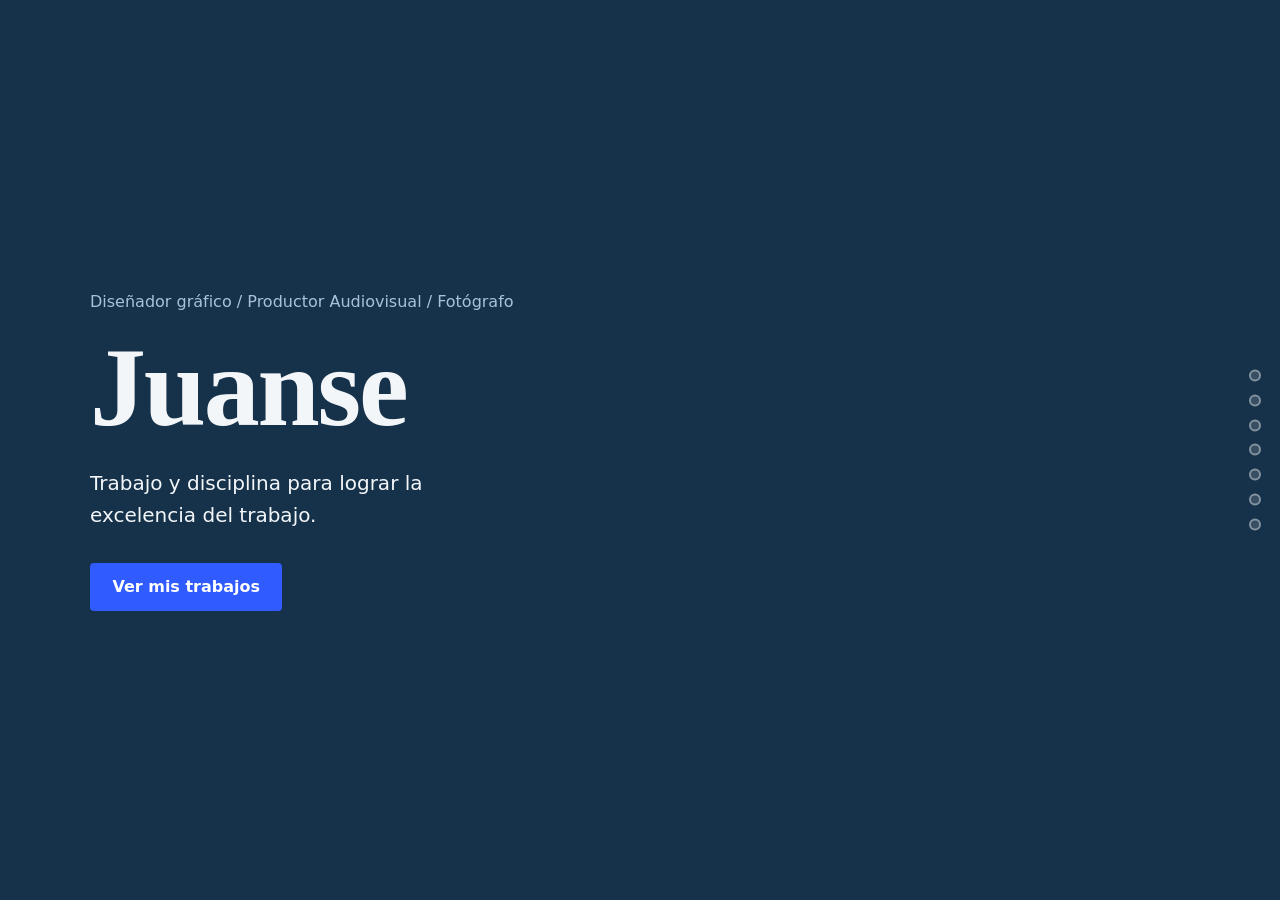
<file: integrantes/integrante3/index.html>
<!DOCTYPE html>
<html lang="es">
<head>
<meta charset="UTF-8">
<meta name="viewport" content="width=device-width, initial-scale=1">
<title>Juanse – Portafolio</title>
<link rel="stylesheet" href="estilos.css">
</head>
<body>

<!-- Navegación lateral (se puede borrar o editar) -->
<nav class="dots" aria-label="Secciones">
  <a href="#inicio" title="Inicio"></a>
  <a href="#sobre-mi" title="Sobre mí"></a>
  <a href="#proyecto-1" title="Proyecto 1"></a>
  <a href="#proyecto-2" title="Proyecto 2"></a>
  <a href="#proyecto-3" title="Proyecto 3"></a>
  <a href="#interactivo" title="Juega con la marca"></a>
  <a href="#contacto" title="Contacto"></a>
</nav>

<main class="deck">

  <!-- ============ DIAPOSITIVA 1: PORTADA ============ -->
  <section class="slide cover" id="inicio">
    <!-- Lluvia de logos: se genera con el script del final -->
    <div class="rain" aria-hidden="true"></div>
    <div class="wrap">
      <p class="role">Diseñador gráfico / Productor Audiovisual / Fotógrafo </p>
      <h1>Juanse<br></h1>
      <p class="lead">Trabajo y disciplina para lograr la excelencia del trabajo.</p>
      <a class="btn" href="#proyecto-1">Ver mis trabajos</a>
    </div>
  </section>

  <!-- ============ DIAPOSITIVA 2: SOBRE MÍ ============ -->
  <section class="slide" id="sobre-mi">
    <div class="wrap split">
      <figure class="media portrait">
        <!-- Cambia el nombre del archivo por tu foto (guárdala en la carpeta "imagenes") -->
        <img src="imagenes/perfil.jpg" alt="Foto de perfil" onerror="this.remove()">
      </figure>
      <div>
        <h2>Sobre mí</h2>
        <p>Soy diseñador gráfico, productor audiovisual y fotógrafo. Me mueve el trabajo constante y la disciplina para entregar proyectos con la mejor calidad posible.</p>
        <p>Bachiller especializado en electromecánica automotriz y estudiante de diseño multimedia.</p>
        <ul class="tags">
          <li>Photoshop</li>
          <li>Figma</li>
          <li>After Effects</li>
          <li>FL Studio</li>
        </ul>
      </div>
    </div>
  </section>

  <!-- ============ DIAPOSITIVA 3: PROYECTO 1 ============ -->
  <section class="slide" id="proyecto-1">
    <div class="wrap split">
      <figure class="media">
        <img src="imagenes/Waipes.jpeg" alt="Captura del proyecto 1" onerror="this.remove()">
      </figure>
      <div>
        <h2>Sesión de fotos</h2>
        <p class="meta">Los Waipes · 2026 · Fotógrafo</p>
        <p>Se debia tomar evidencia de las presentaciones en vivo para coompletar una gran gira que realizaba el grupo Los Waipes, asi, mezclando la fotografia con la energia de los integrantes se llegaron a fotos que expresan el sentimiento de sus canciones.</p>
        <!-- Cambia href="#" por la dirección real cuando la tengas -->
        <a class="btn" href="#">Ver proyecto</a>
      </div>
    </div>
  </section>

  <!-- ============ DIAPOSITIVA 4: PROYECTO 2 ============ -->
  <section class="slide alt" id="proyecto-2">
    <div class="wrap split reverse">
      <figure class="media">
        <img src="imagenes/Portada_Albúm.png" alt="Captura del proyecto 2" onerror="this.remove()">
      </figure>
      <div>
        <h2>Dejando huellas</h2>
        <p class="meta">Inty Wayna · 2025 · Diseñador, productor y arreglista</p>
        <p>Se realizo grabaciones con el grupo folklórico Inti Wayna y los mismos solicitaron la creacion de una portada para este proyecto, esta misma portada fue realizada y creada conjuntamente con otro compañero de trabajo <strong>MATEX</strong>.</p>
        <a class="btn" href="#">Ver proyecto</a>
      </div>
    </div>
  </section>

  <!-- ============ DIAPOSITIVA 5: PROYECTO 3 ============ -->
  <section class="slide" id="proyecto-3">
    <div class="wrap split">
      <figure class="media">
        <img src="imagenes/Pdf interactivo.jpeg" alt="Captura del proyecto 3" onerror="this.remove()">
      </figure>
      <div>
        <h2>PDF educativo</h2>
        <p class="meta">Universidad Politecnica Salesiana · 2025 · Diseñador</p>
        <p>Se nececitaron PDF's que los estudiantes de primer ciclo los vean y se informen,y asi se crearon estos que ayudan al aprendizaje rapido e interactivo de varios artistas.</p>
        <a class="btn" href="#">Ver proyecto</a>
      </div>
    </div>
  </section>

  <!-- Para añadir otro proyecto: copia una sección completa, cambia el id
       (por ejemplo proyecto-4) y agrega un punto en el menú de arriba. -->

  <!-- ============ DIAPOSITIVA: LIENZO INTERACTIVO ============ -->
  <section class="slide play" id="interactivo">
    <canvas id="lienzo" aria-label="Lienzo interactivo con el logo JS"></canvas>
    <div class="play-ui">
      <p class="role">Laboratorio</p>
      <h2>Juega con la marca</h2>
      <p class="hint"><span class="hint-mouse">Mueve el cursor y haz clic para lanzar una onda.</span><span class="hint-touch">Toca la pantalla para lanzar una onda.</span></p>
    </div>
  </section>

  <!-- ============ DIAPOSITIVA 6: CONTACTO ============ -->
  <section class="slide cover" id="contacto">
    <div class="wrap">
      <h2>Trabajemos juntos</h2>
      <p class="lead">Cuéntame tu idea y te respondo en menos de 48 horas.</p>
      <ul class="links">
        <li><a href="#">segarraj65r@gmail.com</a></li>
        <li><a href="#">LinkedIn:Juansee</a></li>
        <li><a href="#">Instagram:St.Juansee</a></li>
        <li><a href="#"> Tik tok: Juanse28 / GitHub</a></li>
      </ul>
    </div>
  </section>

</main>

<script>
/* Lluvia suave de logos. Ajusta estos valores a tu gusto */
(function () {
  const CANTIDAD = 30;          // cuántos logos caen a la vez
  const LOGO = "imagenes/js-logo.png";
  const cont = document.querySelector("#inicio .rain");
  if (!cont) return;
  for (let i = 0; i < CANTIDAD; i++) {
    const img = document.createElement("img");
    img.src = LOGO; img.alt = "";
    const r = (a, b) => a + Math.random() * (b - a);
    const s = r(22, 64);                       // tamaño (px)
    const prof = (s - 22) / 42;                // 0 = lejos, 1 = cerca
    img.style.cssText =
      "left:" + r(0, 98) + "%;width:" + s + "px;" +
      "--op:" + (0.08 + prof * 0.18).toFixed(2) + ";" +
      "--sway:" + r(-30, 30).toFixed(0) + "px;" +
      "--rot:" + r(-12, 12).toFixed(0) + "deg;" +
      "animation-duration:" + (22 - prof * 10 + r(0, 5)).toFixed(1) + "s;" +
      "animation-delay:-" + r(0, 24).toFixed(1) + "s;" +
      "filter:blur(" + ((1 - prof) * 1.2).toFixed(1) + "px);";
    cont.appendChild(img);
  }
})();
</script>

<script>
/* Lienzo interactivo: red de logos JS que reacciona al cursor y a las ondas */
(function () {
  const sec = document.getElementById("interactivo");
  const cv = document.getElementById("lienzo");
  if (!sec || !cv) return;
  const ctx = cv.getContext("2d");
  const reducir = matchMedia("(prefers-reduced-motion: reduce)").matches;

  /* Ajustes */
  const SEPARACION = 92;                 // distancia entre logos
  const RADIO = 180;                     // alcance del cursor
  const COLOR_BASE = "#c1bead";          // beige del patrón original
  const COLOR_ACTIVO = "#5f86ff";        // azul de acento
  const COLOR_ONDA = "47,91,255";        // rgb de las ondas

  const logo = new Image();
  logo.src = "imagenes/js-logo.png";
  let W, H, dpr, lw, lh, items = [], ondas = [], tA, tB;
  let ratón = { x: -999, y: -999 }, corriendo = false, ultimoToque = performance.now(), prev = 0;

  function teñir(color) {
    const c = document.createElement("canvas");
    c.width = logo.naturalWidth; c.height = logo.naturalHeight;
    const g = c.getContext("2d");
    g.drawImage(logo, 0, 0);
    g.globalCompositeOperation = "source-in";
    g.fillStyle = color; g.fillRect(0, 0, c.width, c.height);
    return c;
  }

  function construir() {
    const r = sec.getBoundingClientRect();
    W = r.width; H = r.height;
    dpr = Math.min(window.devicePixelRatio || 1, 2);
    cv.width = W * dpr; cv.height = H * dpr;
    ctx.setTransform(dpr, 0, 0, dpr, 0, 0);
    lw = Math.max(28, Math.min(44, W / 32));
    lh = lw * logo.naturalHeight / logo.naturalWidth;
    items = [];
    const cols = Math.ceil(W / SEPARACION) + 2, filas = Math.ceil(H / SEPARACION) + 2;
    for (let f = -1; f < filas; f++) for (let c = -1; c < cols; c++) {
      const hx = c * SEPARACION + (f % 2 ? SEPARACION / 2 : 0);
      const hy = f * SEPARACION;
      items.push({ hx, hy, x: hx, y: hy, vx: 0, vy: 0, a: 0, va: 0, s: 1, calor: 0, fase: Math.random() * 6.28 });
    }
    if (!corriendo) dibujar(performance.now());
  }

  function onda(x, y) {
    ondas.push({ x, y, t: performance.now() });
    ultimoToque = performance.now();
  }

  function dibujar(ahora) {
    ctx.clearRect(0, 0, W, H);

    /* resplandor del cursor */
    if (ratón.x > -900) {
      const g = ctx.createRadialGradient(ratón.x, ratón.y, 0, ratón.x, ratón.y, RADIO * 1.5);
      g.addColorStop(0, "rgba(" + COLOR_ONDA + ",0.35)");
      g.addColorStop(1, "rgba(" + COLOR_ONDA + ",0)");
      ctx.fillStyle = g; ctx.fillRect(0, 0, W, H);
    }

    /* anillos de las ondas */
    const maxR = Math.hypot(W, H) + 120;
    for (const o of ondas) {
      const r = (ahora - o.t) * 0.55;
      const alfa = Math.max(0, 1 - r / maxR) * 0.55;
      ctx.beginPath(); ctx.arc(o.x, o.y, r, 0, 6.2832);
      ctx.strokeStyle = "rgba(" + COLOR_ONDA + "," + alfa + ")";
      ctx.lineWidth = 2; ctx.stroke();
    }

    /* logos */
    for (const it of items) {
      ctx.save();
      ctx.translate(it.x, it.y);
      ctx.rotate(it.a);
      ctx.scale(it.s, it.s);
      ctx.globalAlpha = 0.3 * (1 - it.calor * 0.6);
      ctx.drawImage(tA, -lw / 2, -lh / 2, lw, lh);
      if (it.calor > 0.02) {
        ctx.globalAlpha = Math.min(1, it.calor * 1.1);
        ctx.drawImage(tB, -lw / 2, -lh / 2, lw, lh);
      }
      ctx.restore();
    }
    ctx.globalAlpha = 1;
  }

  function paso(ahora) {
    if (!corriendo) return;
    const dt = Math.min(48, ahora - (prev || ahora)); prev = ahora;
    const k = dt / 16.7;
    const maxR = Math.hypot(W, H) + 120;

    /* onda automática si nadie interactúa */
    if (ahora - ultimoToque > 4500) onda(Math.random() * W, Math.random() * H);

    ondas = ondas.filter(o => (ahora - o.t) * 0.55 < maxR);

    for (const it of items) {
      /* deriva suave para que siempre tenga vida */
      const tx = it.hx + Math.sin(ahora * 0.0009 + it.fase) * 5;
      const ty = it.hy + Math.cos(ahora * 0.0007 + it.fase) * 5;
      let calor = 0;

      /* cursor: empuja y calienta */
      const dx = it.x - ratón.x, dy = it.y - ratón.y, d = Math.hypot(dx, dy) || 1;
      if (d < RADIO) {
        const f = 1 - d / RADIO;
        it.vx += dx / d * f * f * 2.2 * k;
        it.vy += dy / d * f * f * 2.2 * k;
        it.va += (dx > 0 ? 1 : -1) * f * 0.012 * k;
        calor = Math.max(calor, f);
      }

      /* ondas: empujan y giran al pasar */
      for (const o of ondas) {
        const r = (ahora - o.t) * 0.55;
        const ox = it.x - o.x, oy = it.y - o.y, od = Math.hypot(ox, oy) || 1;
        const delta = Math.abs(od - r);
        if (delta < 70) {
          const q = 1 - delta / 70;
          const fade = Math.max(0, 1 - r / maxR);
          it.vx += ox / od * q * q * 3.4 * fade * k;
          it.vy += oy / od * q * q * 3.4 * fade * k;
          it.va += q * 0.05 * fade * k;
          calor = Math.max(calor, q * fade);
        }
      }

      /* resorte hacia su lugar */
      it.vx += (tx - it.x) * 0.045 * k;
      it.vy += (ty - it.y) * 0.045 * k;
      it.vx *= Math.pow(0.86, k); it.vy *= Math.pow(0.86, k);
      it.x += it.vx * k; it.y += it.vy * k;

      it.va += -it.a * 0.05 * k; it.va *= Math.pow(0.9, k); it.a += it.va * k;

      it.calor += (calor - it.calor) * 0.18;
      it.s += ((1 + it.calor * 0.9) - it.s) * 0.2;
    }

    dibujar(ahora);
    requestAnimationFrame(paso);
  }

  function pos(e) {
    const r = cv.getBoundingClientRect();
    return { x: e.clientX - r.left, y: e.clientY - r.top };
  }
  cv.addEventListener("pointermove", e => { if (e.pointerType === "touch") return; ratón = pos(e); ultimoToque = performance.now(); });
  cv.addEventListener("pointerleave", () => { ratón = { x: -999, y: -999 }; });
  cv.addEventListener("pointerdown", e => { const p = pos(e); onda(p.x, p.y); });

  function iniciar() {
    tA = teñir(COLOR_BASE); tB = teñir(COLOR_ACTIVO);
    construir();
    if (reducir) return;               /* sin movimiento: solo la red estática */
    new ResizeObserver(construir).observe(sec);
    new IntersectionObserver(es => {
      const visible = es[0].isIntersecting;
      if (visible && !corriendo) { corriendo = true; prev = 0; requestAnimationFrame(paso); }
      if (!visible) corriendo = false;
    }, { threshold: 0.1 }).observe(sec);
  }
  if (logo.complete && logo.naturalWidth) iniciar(); else logo.onload = iniciar;
})();
</script>
</body>
</html>
</file>
<file: estilos.css>
/* =========================================================
   GRUPO OSH · Página principal
   Estilo: agresivo y futurista, tomado del logo:
   trazos rojos inclinados con una sombra dura desplazada.
   Títulos: Iceberg (Cyreal) · Textos: Tektur (Adam Jagosz)
   ========================================================= */

:root {
  --rojo: #f4163b;
  --rojo-oscuro: #8f0d24;
  --negro: #0a0a0c;
  --carbon: #141418;
  --carbon-2: #1d1d23;
  --hueso: #f4f4f2;
  --gris: #9a9aa3;
  --linea: rgba(255, 255, 255, 0.08);

  /* Los dos ángulos del logo: el trazo empinado y el trazo que sube */
  --empinado: 112deg;
  --subida: -27deg;

  --titulos: "Iceberg", "Tektur", sans-serif;
  --textos: "Tektur", system-ui, sans-serif;
}

* {
  box-sizing: border-box;
}

html {
  scroll-behavior: smooth;
  scroll-padding-top: 80px;
}

body {
  margin: 0;
  font-family: var(--textos);
  font-size: 17px;
  line-height: 1.6;
  background-color: var(--negro);
  color: var(--hueso);
  overflow-x: hidden;
}

h1, h2, h3 {
  font-family: var(--titulos);
  font-weight: 400;
  line-height: 1;
  margin: 0;
}

img {
  max-width: 100%;
  display: block;
}

a {
  color: var(--rojo);
}

::selection {
  background: var(--rojo);
  color: #ffffff;
}

.oculto {
  position: absolute;
  width: 0;
  height: 0;
  overflow: hidden;
}

.contenedor {
  width: 90%;
  max-width: 1160px;
  margin: 0 auto;
}

/* ---------- El logo ---------- */
.logo-rojo {
  fill: var(--rojo);
}

.logo-sombra {
  fill: #000000;
}

/* ---------- Botones: paralelogramos con sombra dura ---------- */
.boton {
  position: relative;
  display: inline-block;
  padding: 14px 34px;
  font-family: var(--textos);
  font-weight: 700;
  font-size: 15px;
  letter-spacing: 0.18em;
  text-transform: uppercase;
  text-decoration: none;
  color: #ffffff;
  background-color: var(--rojo);
  clip-path: polygon(14px 0, 100% 0, calc(100% - 14px) 100%, 0 100%);
  transition: transform 0.2s, background-color 0.2s;
}

.boton span {
  position: relative;
  z-index: 1;
}

.boton::after {
  content: "→";
  display: inline-block;
  margin-left: 12px;
  transition: transform 0.2s;
}

.boton::before {
  content: "";
  position: absolute;
  inset: 0;
  background: repeating-linear-gradient(var(--empinado), transparent 0 10px, rgba(0, 0, 0, 0.18) 10px 12px);
  transform: translateX(-100%);
  transition: transform 0.35s;
}

.boton:hover {
  background-color: #ff2a4f;
  transform: translate(-3px, -3px);
}

.boton:hover::before {
  transform: translateX(0);
}

.boton:hover::after {
  transform: translateX(6px);
}

/* el botón lleva su sombra negra como el logo */
.cabecera .boton {
  filter: drop-shadow(6px 8px 0 #000000);
}

.boton-chico {
  padding: 10px 26px;
  font-size: 13px;
}

/* ---------- Menú ---------- */
.menu {
  position: fixed;
  top: 0;
  left: 0;
  right: 0;
  z-index: 50;
  background: rgba(10, 10, 12, 0.82);
  backdrop-filter: blur(10px);
  border-bottom: 1px solid var(--linea);
}

.menu::after {
  content: "";
  position: absolute;
  left: 0;
  bottom: -1px;
  width: 220px;
  height: 3px;
  background: var(--rojo);
  clip-path: polygon(0 0, 100% 0, calc(100% - 8px) 100%, 0 100%);
}

.menu-fila {
  display: flex;
  align-items: center;
  justify-content: space-between;
  height: 68px;
}

.marca {
  display: flex;
  align-items: center;
  gap: 12px;
  color: #ffffff;
  text-decoration: none;
  font-family: var(--titulos);
  font-size: 24px;
  letter-spacing: 0.06em;
  text-transform: uppercase;
}

.logo-mini {
  width: 34px;
  height: 39px;
  transition: transform 0.3s;
}

.logo-mini .logo-sombra,
.logo-pie .logo-sombra {
  fill: var(--rojo-oscuro);
}

.marca:hover .logo-mini {
  transform: rotate(-8deg) scale(1.1);
}

.enlaces {
  display: flex;
  gap: 6px;
}

.enlaces a {
  position: relative;
  padding: 8px 16px;
  color: var(--hueso);
  text-decoration: none;
  font-size: 14px;
  font-weight: 500;
  letter-spacing: 0.2em;
  text-transform: uppercase;
}

.enlaces small {
  margin-right: 8px;
  font-size: 11px;
  color: var(--rojo);
}

.enlaces a::after {
  content: "";
  position: absolute;
  left: 16px;
  right: 16px;
  bottom: 2px;
  height: 2px;
  background: var(--rojo);
  transform: scaleX(0) skewX(-30deg);
  transform-origin: left;
  transition: transform 0.25s;
}

.enlaces a:hover::after {
  transform: scaleX(1) skewX(-30deg);
}

/* ---------- Cabecera ---------- */
.cabecera {
  position: relative;
  min-height: 100vh;
  padding: 110px 0 90px;
  display: flex;
  align-items: center;
  overflow: hidden;
  background:
    radial-gradient(ellipse at 75% 45%, rgba(244, 22, 59, 0.22), transparent 55%),
    linear-gradient(180deg, var(--negro), var(--carbon));
}

/* rejilla de líneas inclinadas, como las del logo */
.rejilla {
  position: absolute;
  inset: 0;
  background:
    repeating-linear-gradient(var(--empinado), var(--linea) 0 1px, transparent 1px 90px),
    repeating-linear-gradient(63deg, rgba(255, 255, 255, 0.04) 0 1px, transparent 1px 90px);
  mask-image: linear-gradient(90deg, transparent, #000000 40%, #000000 70%, transparent);
  -webkit-mask-image: linear-gradient(90deg, transparent, #000000 40%, #000000 70%, transparent);
  animation: avanzar 18s linear infinite;
}

/* franjas rojas que cruzan la cabecera */
.franja {
  position: absolute;
  background: var(--rojo);
  transform: rotate(var(--subida));
  box-shadow: 0 26px 0 #000000;
}

.franja-1 {
  width: 52%;
  height: 34px;
  left: -24%;
  bottom: 15%;
  opacity: 0.9;
}

.franja-2 {
  width: 60%;
  height: 8px;
  right: -10%;
  top: 22%;
  opacity: 0.6;
  box-shadow: 0 14px 0 rgba(0, 0, 0, 0.9);
}

.cabecera-fila {
  position: relative;
  z-index: 2;
  display: grid;
  grid-template-columns: 1.15fr 1fr;
  align-items: center;
  gap: 40px;
}

.etiqueta {
  display: flex;
  align-items: center;
  gap: 12px;
  margin: 0 0 22px;
  font-size: 13px;
  font-weight: 700;
  letter-spacing: 0.35em;
  color: var(--rojo);
}

.etiqueta span {
  width: 46px;
  height: 3px;
  background: var(--rojo);
  transform: skewX(-40deg);
}

.cabecera h1 {
  font-size: clamp(64px, 11vw, 150px);
  text-transform: uppercase;
  letter-spacing: 0.02em;
  color: #ffffff;
  text-shadow: 6px 8px 0 var(--rojo), 12px 16px 0 #000000;
}

.lema {
  margin: 28px 0 40px;
  padding-left: 18px;
  border-left: 4px solid var(--rojo);
  font-size: clamp(18px, 2.2vw, 26px);
  font-weight: 500;
  letter-spacing: 0.32em;
  text-transform: uppercase;
  color: var(--hueso);
}

/* efecto glitch sobre el título */
.glitch {
  position: relative;
}

.glitch::before,
.glitch::after {
  content: attr(data-texto);
  position: absolute;
  inset: 0;
  text-shadow: none;
  pointer-events: none;
}

.glitch::before {
  color: var(--rojo);
  animation: glitch-1 5s infinite steps(1);
}

.glitch::after {
  color: #00e5ff;
  mix-blend-mode: screen;
  animation: glitch-2 5s infinite steps(1);
}

.cabecera-logo {
  position: relative;
  justify-self: center;
  width: min(100%, 470px);
  padding: 48px 54px;
  animation: flotar 6s ease-in-out infinite;
}

/* placa clara inclinada: el logo sobre su fondo original */
.cabecera-logo::before {
  content: "";
  position: absolute;
  inset: 0;
  background:
    repeating-linear-gradient(var(--empinado), rgba(0, 0, 0, 0.05) 0 1px, transparent 1px 26px),
    var(--hueso);
  clip-path: polygon(18% 0, 100% 0, 82% 100%, 0 100%);
  filter: drop-shadow(0 0 0 #000000);
}

/* contorno rojo desplazado detrás de la placa */
.cabecera-logo::after {
  content: "";
  position: absolute;
  inset: 0;
  z-index: -1;
  background: var(--rojo);
  clip-path: polygon(18% 0, 100% 0, 82% 100%, 0 100%);
  transform: translate(22px, 22px);
}

.cabecera-logo svg {
  position: relative;
  width: 100%;
  height: auto;
  overflow: visible;
  z-index: 1;
}

.cabecera-logo .logo-sombra {
  fill: #000000;
  opacity: 0;
  animation: aparecer 0.4s 1.5s forwards;
}

.cabecera-logo .logo-rojo {
  opacity: 0;
  animation: aparecer 0.5s 1.3s forwards;
}

/* el logo se dibuja trazo a trazo al cargar */
.logo-trazo {
  fill: none;
  stroke: var(--rojo);
  stroke-width: 6;
  stroke-dasharray: 1;
  stroke-dashoffset: 1;
  animation: dibujar 1.6s 0.2s ease-out forwards;
}

/* cinta inclinada con el nombre en movimiento */
.cinta {
  position: absolute;
  left: -5%;
  right: -5%;
  bottom: 30px;
  z-index: 3;
  padding: 12px 0;
  background: var(--hueso);
  color: var(--negro);
  transform: rotate(-2deg);
  box-shadow: 0 10px 0 #000000;
  overflow: hidden;
}

.cinta-pista {
  display: flex;
  gap: 28px;
  width: max-content;
  animation: deslizar 26s linear infinite;
  font-family: var(--titulos);
  font-size: 22px;
  text-transform: uppercase;
  letter-spacing: 0.1em;
  white-space: nowrap;
}

.cinta-pista b {
  color: var(--rojo);
}

/* ---------- Secciones ---------- */
.seccion {
  position: relative;
  padding: 120px 0;
}

.titulo-bloque {
  position: relative;
  margin-bottom: 56px;
}

.numero {
  display: block;
  margin-bottom: -18px;
  font-family: var(--titulos);
  font-size: 110px;
  line-height: 1;
  color: transparent;
  -webkit-text-stroke: 2px var(--rojo);
  opacity: 0.85;
}

.titulo-bloque h2 {
  position: relative;
  font-size: clamp(42px, 6vw, 76px);
  text-transform: uppercase;
}

.titulo-bloque h2::after {
  content: "";
  display: block;
  width: 120px;
  height: 6px;
  margin-top: 18px;
  background: var(--rojo);
  transform: skewX(-40deg);
  transform-origin: left;
}

/* ---------- Quiénes somos: fondo claro, como el logo original ---------- */
.nosotros {
  background-color: var(--hueso);
  color: var(--negro);
  clip-path: polygon(0 60px, 100% 0, 100% calc(100% - 60px), 0 100%);
  margin: -60px 0;
  padding: 180px 0;
  z-index: 2;
}

.nosotros .titulo-bloque h2 {
  color: var(--negro);
  text-shadow: 5px 6px 0 var(--rojo);
}

.nosotros-fila {
  display: grid;
  grid-template-columns: 1fr 1.2fr 160px;
  align-items: center;
  gap: 50px;
}

.nosotros .titulo-bloque {
  margin-bottom: 0;
}

.nosotros-caja {
  position: relative;
  padding: 36px 40px;
  background: #ffffff;
  border: 3px solid var(--negro);
  box-shadow: 14px 14px 0 var(--rojo), 14px 14px 0 3px var(--negro);
  clip-path: polygon(0 0, calc(100% - 34px) 0, 100% 34px, 100% 100%, 34px 100%, 0 calc(100% - 34px));
}

.nosotros-caja::before {
  content: "//";
  position: absolute;
  top: 10px;
  right: 50px;
  font-family: var(--titulos);
  font-size: 40px;
  color: var(--rojo);
}

.nosotros-caja p {
  margin: 0;
  font-size: clamp(18px, 1.8vw, 22px);
  font-weight: 500;
  line-height: 1.55;
}

/* barras rojas con sombra negra: el trazo del logo */
.barras {
  position: relative;
  height: 320px;
}

.barras i {
  position: absolute;
  bottom: 0;
  width: 22px;
  background: var(--rojo);
  transform: skewX(-22deg);
  box-shadow: 0 18px 0 #000000;
}

.barras i:nth-child(1) { left: 0;   height: 60%; }
.barras i:nth-child(2) { left: 56px; height: 100%; }
.barras i:nth-child(3) { left: 112px; height: 78%; }

/* ---------- Equipo ---------- */
.equipo {
  background:
    repeating-linear-gradient(var(--empinado), rgba(255, 255, 255, 0.025) 0 1px, transparent 1px 70px),
    var(--carbon);
  padding-top: 170px;
}

.tarjetas {
  display: grid;
  grid-template-columns: repeat(2, 1fr);
  gap: 48px 40px;
}

/* la sombra dura va en el contenedor, porque el recorte la cortaría */
.tarjeta {
  filter: drop-shadow(10px 12px 0 #000000);
  transition: filter 0.25s, transform 0.25s;
}

.tarjeta:nth-child(even) {
  transform: translateY(48px);
}

.tarjeta-cuerpo {
  position: relative;
  height: 100%;
  background: var(--carbon-2);
  border-top: 4px solid var(--rojo);
  clip-path: polygon(0 0, calc(100% - 40px) 0, 100% 40px, 100% 100%, 40px 100%, 0 calc(100% - 40px));
}

.tarjeta:hover {
  filter: drop-shadow(10px 12px 0 var(--rojo));
}

.tarjeta:hover .tarjeta-cuerpo {
  transform: translate(-4px, -4px);
}

.tarjeta-cuerpo {
  transition: transform 0.25s;
}

.tarjeta-imagen {
  position: relative;
  aspect-ratio: 16 / 9;
  overflow: hidden;
  background: var(--hueso);
}

.tarjeta-imagen img {
  width: 100%;
  height: 100%;
  object-fit: cover;
  transition: transform 0.5s;
}

/* barrido de líneas rojas al pasar el ratón */
.tarjeta-imagen::after {
  content: "";
  position: absolute;
  inset: 0;
  background: repeating-linear-gradient(var(--empinado), rgba(244, 22, 59, 0.55) 0 3px, transparent 3px 14px);
  transform: translateX(-105%);
  transition: transform 0.45s;
}

.tarjeta:hover .tarjeta-imagen img {
  transform: scale(1.06);
}

.tarjeta:hover .tarjeta-imagen::after {
  transform: translateX(105%);
}

.tarjeta-numero {
  position: absolute;
  left: 0;
  bottom: 0;
  z-index: 1;
  padding: 6px 26px 6px 16px;
  font-family: var(--titulos);
  font-size: 30px;
  color: #ffffff;
  background: var(--negro);
  clip-path: polygon(0 0, 100% 0, calc(100% - 16px) 100%, 0 100%);
}

.texto {
  padding: 26px 30px 36px;
}

.texto h3 {
  font-size: 34px;
  text-transform: uppercase;
  letter-spacing: 0.02em;
}

.sobrenombre {
  display: inline-block;
  margin: 12px 0 14px;
  padding: 3px 18px;
  font-weight: 700;
  font-size: 14px;
  letter-spacing: 0.3em;
  text-transform: uppercase;
  color: #ffffff;
  background: var(--rojo);
  clip-path: polygon(8px 0, 100% 0, calc(100% - 8px) 100%, 0 100%);
}

.texto p:not(.sobrenombre) {
  margin: 0 0 24px;
  color: #c9c9cf;
  font-size: 16px;
}

/* ---------- Pie ---------- */
.pie {
  position: relative;
  background: var(--negro);
  padding: 70px 0 50px;
  border-top: 1px solid var(--linea);
}

.pie::before {
  content: "";
  position: absolute;
  top: -1px;
  right: 0;
  width: 45%;
  height: 6px;
  background: var(--rojo);
  clip-path: polygon(14px 0, 100% 0, 100% 100%, 0 100%);
}

.pie-fila {
  display: flex;
  align-items: center;
  gap: 28px;
}

.logo-pie {
  flex: none;
  width: 58px;
  height: 66px;
}

.pie p {
  margin: 4px 0;
  color: var(--gris);
  font-size: 14px;
  letter-spacing: 0.04em;
}

.pie strong {
  font-family: var(--titulos);
  font-weight: 400;
  font-size: 20px;
  color: #ffffff;
  text-transform: uppercase;
  letter-spacing: 0.08em;
}

/* ---------- Animaciones ---------- */
@keyframes dibujar {
  to { stroke-dashoffset: 0; }
}

@keyframes aparecer {
  to { opacity: 1; }
}

@keyframes flotar {
  0%, 100% { transform: translateY(0); }
  50% { transform: translateY(-14px); }
}

@keyframes avanzar {
  to { background-position: 180px 0, 180px 0; }
}

@keyframes deslizar {
  to { transform: translateX(-50%); }
}

@keyframes glitch-1 {
  0%, 88%, 100% { clip-path: inset(0 0 100% 0); transform: none; }
  89% { clip-path: inset(12% 0 60% 0); transform: translate(-8px, 2px); }
  91% { clip-path: inset(55% 0 20% 0); transform: translate(10px, -2px); }
  93% { clip-path: inset(30% 0 45% 0); transform: translate(-5px, 0); }
}

@keyframes glitch-2 {
  0%, 88%, 100% { clip-path: inset(0 0 100% 0); transform: none; }
  90% { clip-path: inset(65% 0 10% 0); transform: translate(8px, 1px); }
  92% { clip-path: inset(20% 0 62% 0); transform: translate(-10px, -1px); }
  94% { clip-path: inset(42% 0 38% 0); transform: translate(6px, 0); }
}

/* aparición al hacer scroll (en navegadores que lo permiten) */
@supports (animation-timeline: view()) {
  .titulo-bloque,
  .nosotros-caja,
  .tarjeta-cuerpo {
    animation: entrar linear both;
    animation-timeline: view();
    animation-range: entry 0% entry 45%;
  }

  @keyframes entrar {
    from { opacity: 0; translate: -50px 30px; }
    to { opacity: 1; translate: 0 0; }
  }
}

/* ---------- Pantallas medianas y celulares ---------- */
@media (max-width: 900px) {
  .cabecera-fila {
    grid-template-columns: 1fr;
    text-align: left;
  }

  .cabecera-logo {
    order: -1;
    width: 210px;
    justify-self: start;
  }

  .nosotros-fila {
    grid-template-columns: 1fr;
  }

  .barras {
    display: none;
  }

  .tarjetas {
    grid-template-columns: 1fr;
  }

  .tarjeta:nth-child(even) {
    transform: none;
  }
}

@media (max-width: 600px) {
  body {
    font-size: 16px;
  }

  .marca span {
    display: none;
  }

  .enlaces a {
    padding: 8px 8px;
    letter-spacing: 0.12em;
  }

  .seccion {
    padding: 90px 0;
  }

  .nosotros {
    padding: 130px 0;
  }

  .numero {
    font-size: 80px;
  }

  .nosotros-caja {
    padding: 44px 24px 28px;
  }

  .nosotros-caja::before {
    top: 2px;
    right: 40px;
    font-size: 32px;
  }

  .franja-1 {
    opacity: 0.35;
  }

  .texto {
    padding: 22px 22px 30px;
  }

  .texto h3 {
    font-size: 28px;
  }

  .cabecera h1 {
    text-shadow: 4px 5px 0 var(--rojo), 8px 10px 0 #000000;
  }
}

/* menos movimiento para quien lo pida en su sistema */
@media (prefers-reduced-motion: reduce) {
  *,
  *::before,
  *::after {
    animation-duration: 0.01ms !important;
    animation-iteration-count: 1 !important;
    transition-duration: 0.01ms !important;
  }
}
</file>
<file: integrantes/integrante1/estilos.css>
/* =========================================================
   REPHAYSZ · Página personal (integrante 1)
   Estilo tomado de su logo: letras rojas altas y cortadas,
   la silueta negra de la rata y su pecho en forma de sierra.
   Títulos: Iceberg (Cyreal) · Textos: Tektur (Adam Jagosz)
   ========================================================= */

:root {
  --rojo: #bf1633;
  --rojo-vivo: #e01c40;
  --negro: #1d1d1b;
  --negro-2: #262624;
  --papel: #efebe4;
  --blanco: #ffffff;
  --gris: #b9b5ad;

  --titulos: "Iceberg", "Tektur", sans-serif;
  --textos: "Tektur", system-ui, sans-serif;
  --diente: 34px;
}

* {
  box-sizing: border-box;
}

html {
  scroll-behavior: smooth;
  scroll-padding-top: 76px;
}

body {
  margin: 0;
  font-family: var(--textos);
  font-size: 17px;
  line-height: 1.6;
  color: var(--negro);
  background-color: var(--papel);
  overflow-x: hidden;
}

h1, h2, h3 {
  font-family: var(--titulos);
  font-weight: 400;
  line-height: 1;
  margin: 0;
}

img {
  max-width: 100%;
  display: block;
}

a {
  color: var(--rojo);
}

::selection {
  background: var(--rojo);
  color: var(--blanco);
}

.oculto {
  position: absolute;
  width: 0;
  height: 0;
  overflow: hidden;
}

.contenedor {
  width: 90%;
  max-width: 1120px;
  margin: 0 auto;
}

/* ---------- Bordes en sierra, como el pecho de la rata ---------- */
.dientes {
  position: absolute;
  left: 0;
  right: 0;
  height: var(--diente);
  background: var(--fondo, var(--papel));
  z-index: 3;
  pointer-events: none;
}

/* dientes que suben desde el borde de arriba de una sección */
.dientes-arriba {
  top: calc(var(--diente) * -1 + 1px);
  -webkit-mask: conic-gradient(from 135deg at top, #000000 90deg, transparent 0) 50% / calc(var(--diente) * 1.4) 100%;
  mask: conic-gradient(from 135deg at top, #000000 90deg, transparent 0) 50% / calc(var(--diente) * 1.4) 100%;
}

/* dientes que bajan desde el borde de abajo */
.dientes-abajo {
  bottom: calc(var(--diente) * -1 + 1px);
  -webkit-mask: conic-gradient(from -45deg at bottom, #000000 90deg, transparent 0) 50% / calc(var(--diente) * 1.4) 100%;
  mask: conic-gradient(from -45deg at bottom, #000000 90deg, transparent 0) 50% / calc(var(--diente) * 1.4) 100%;
}

/* ---------- Menú ---------- */
.menu {
  position: fixed;
  top: 0;
  left: 0;
  right: 0;
  z-index: 50;
  background: var(--negro);
  border-bottom: 4px solid var(--rojo);
}

.menu-fila {
  display: flex;
  align-items: center;
  justify-content: space-between;
  gap: 20px;
  height: 64px;
}

.marca {
  display: flex;
  align-items: center;
  gap: 10px;
  color: var(--blanco);
  text-decoration: none;
  font-family: var(--titulos);
  font-size: 22px;
  letter-spacing: 0.06em;
  text-transform: uppercase;
}

.rata-mini {
  width: 36px;
  height: 34px;
  fill: var(--papel);
  transform: scaleX(-1);
  transition: transform 0.25s, fill 0.25s;
}

.marca:hover .rata-mini {
  fill: var(--rojo-vivo);
  transform: scaleX(-1) translateX(-4px) rotate(-8deg);
}

.enlaces {
  display: flex;
  gap: 4px;
}

.enlaces a {
  padding: 8px 14px;
  color: var(--papel);
  text-decoration: none;
  font-size: 13px;
  font-weight: 700;
  letter-spacing: 0.18em;
  text-transform: uppercase;
  clip-path: polygon(8px 0, 100% 0, calc(100% - 8px) 100%, 0 100%);
  transition: background-color 0.2s, color 0.2s;
}

.enlaces a:hover {
  background: var(--rojo);
  color: var(--blanco);
}

/* ---------- Cabecera ---------- */
.cabecera {
  --fondo: var(--papel);
  position: relative;
  z-index: 4;
  min-height: 88vh;
  padding: 120px 0 80px;
  display: flex;
  align-items: center;
  background:
    url("imagenes/rata-patron-claro.svg"),
    var(--papel);
  background-size: 240px;
}

/* bloque rojo detrás de la rata del logo */
.bloque-rojo {
  position: absolute;
  top: 64px;
  right: 0;
  bottom: 0;
  width: 27%;
  background: var(--rojo);
  clip-path: polygon(34% 0, 100% 0, 100% 100%, 0 100%);
}

.bloque-rojo::after {
  content: "";
  position: absolute;
  inset: 0;
  background: repeating-linear-gradient(-62deg, transparent 0 22px, rgba(0, 0, 0, 0.12) 22px 26px);
}

.cabecera-fila {
  position: relative;
  z-index: 1;
  display: grid;
  grid-template-columns: 1fr 1.1fr;
  align-items: center;
  gap: 30px;
}

.etiqueta {
  display: inline-block;
  margin: 0 0 26px;
  padding: 4px 14px;
  background: var(--negro);
  color: var(--papel);
  font-size: 13px;
  font-weight: 700;
  letter-spacing: 0.28em;
  text-transform: uppercase;
}

/* el nombre en letras altas y cortadas, como las del logo */
.cabecera h1 {
  font-size: clamp(58px, 9vw, 128px);
  text-transform: uppercase;
  letter-spacing: 0.01em;
  filter: drop-shadow(7px 7px 0 var(--negro));
}

.cabecera h1 span {
  display: inline-block;
  transform: scaleY(1.45);
  transform-origin: left bottom;
  margin-top: 0.45em;
  color: transparent;
  background: repeating-linear-gradient(-62deg, var(--rojo) 0 72px, transparent 72px 77px);
  -webkit-background-clip: text;
  background-clip: text;
}

.rol {
  display: inline-block;
  margin: 34px 0 0;
  padding: 8px 26px 8px 18px;
  background: var(--rojo);
  color: var(--blanco);
  font-size: clamp(16px, 1.8vw, 20px);
  letter-spacing: 0.3em;
  text-transform: uppercase;
  clip-path: polygon(0 0, 100% 0, calc(100% - 16px) 100%, 0 100%);
  box-shadow: none;
}

.cabecera-logo {
  position: relative;
  animation: asomar 0.9s cubic-bezier(0.2, 0.9, 0.3, 1.2) both;
}

.cabecera-logo img {
  width: 100%;
  filter: drop-shadow(12px 12px 0 rgba(29, 29, 27, 0.25));
  transition: transform 0.3s;
}

.cabecera-logo:hover img {
  transform: translate(-6px, -4px) rotate(-1.5deg);
}

/* ---------- Sobre mí (franja negra) ---------- */
.identidad {
  --fondo: var(--negro);
  position: relative;
  background:
    url("imagenes/rata-patron-oscuro.svg"),
    var(--negro);
  background-size: 240px;
  color: var(--papel);
  padding: 110px 0 120px;
}

.identidad-fila {
  display: grid;
  grid-template-columns: 300px 1fr;
  align-items: center;
  gap: 60px;
}

.perfil-marco {
  position: relative;
  padding: 26px;
  background: var(--rojo);
  clip-path: polygon(0 0, 100% 0, 100% 86%, 88% 100%, 76% 88%, 64% 100%, 52% 88%, 40% 100%, 28% 88%, 16% 100%, 0 90%);
}

.perfil-marco img {
  width: 100%;
  aspect-ratio: 1;
  object-fit: contain;
  transform: scaleX(-1);
}

.cita {
  margin: 0 0 22px;
  font-size: clamp(22px, 2.8vw, 34px);
  font-weight: 500;
  line-height: 1.35;
  color: var(--blanco);
}

.cita::before {
  content: "“";
  display: block;
  font-family: var(--titulos);
  font-size: 90px;
  line-height: 0.6;
  color: var(--rojo-vivo);
}

.identidad-texto p:last-child {
  margin: 0;
  padding-left: 16px;
  border-left: 5px solid var(--rojo-vivo);
  font-size: 18px;
  color: var(--gris);
}

/* ---------- Secciones ---------- */
.seccion {
  --fondo: var(--papel);
  position: relative;
  padding: 110px 0 120px;
  background: var(--fondo);
}

.oscura {
  --fondo: var(--negro);
  background:
    url("imagenes/rata-patron-oscuro.svg"),
    var(--negro);
  background-size: 240px;
  color: var(--papel);
}

.titulo {
  display: flex;
  align-items: flex-end;
  gap: 18px;
  margin-bottom: 64px;
}

.numero {
  font-family: var(--titulos);
  font-size: 92px;
  line-height: 0.8;
  color: transparent;
  -webkit-text-stroke: 2px var(--rojo);
}

.titulo h2 {
  display: inline-block;
  font-size: clamp(34px, 5vw, 62px);
  text-transform: uppercase;
  transform: scaleY(1.3);
  transform-origin: left bottom;
  text-shadow: 4px 4px 0 var(--rojo);
}

.oscura .titulo h2 {
  color: var(--blanco);
}

/* ---------- Proyectos ---------- */
.tarjetas {
  display: grid;
  grid-template-columns: repeat(2, 1fr);
  gap: 50px;
}

.tarjeta {
  margin: 0;
  background: var(--blanco);
  border: 4px solid var(--negro);
  box-shadow: 14px 14px 0 var(--rojo);
  transition: transform 0.25s, box-shadow 0.25s;
}

.tarjeta:nth-child(1) {
  transform: rotate(-1.2deg);
}

.tarjeta:nth-child(2) {
  transform: rotate(1.2deg) translateY(30px);
}

.tarjeta:hover {
  transform: rotate(0) translate(-4px, -6px);
  box-shadow: 20px 20px 0 var(--negro);
}

.tarjeta-imagen {
  position: relative;
  aspect-ratio: 16 / 10;
  overflow: hidden;
  border-bottom: 4px solid var(--negro);
  background: var(--negro);
}

.tarjeta-imagen img {
  width: 100%;
  height: 100%;
  object-fit: cover;
  transition: transform 0.5s;
}

.tarjeta:hover .tarjeta-imagen img {
  transform: scale(1.06);
}

.tarjeta figcaption {
  position: relative;
  padding: 26px 26px 30px;
}

.tarjeta h3 {
  display: inline-block;
  font-size: 32px;
  text-transform: uppercase;
  transform: scaleY(1.25);
  transform-origin: left bottom;
  margin-top: 6px;
}

.tarjeta figcaption p {
  margin: 14px 0 0;
}

.especialidad {
  display: inline-block;
  padding: 3px 22px 3px 12px;
  background: var(--negro);
  color: var(--papel);
  font-size: 13px;
  font-weight: 700;
  letter-spacing: 0.24em;
  text-transform: uppercase;
  clip-path: polygon(0 0, 100% 0, calc(100% - 12px) 100%, 0 100%);
}

.especialidad::before {
  content: "";
  display: inline-block;
  width: 9px;
  height: 9px;
  margin-right: 10px;
  background: var(--rojo-vivo);
  clip-path: polygon(0 0, 100% 50%, 0 100%);
}

/* ---------- Multimedia ---------- */
.multimedia-fila {
  display: grid;
  grid-template-columns: 1fr 1.6fr;
  gap: 34px;
  align-items: start;
}

.multimedia {
  position: relative;
  background: var(--negro-2);
  border: 3px solid var(--papel);
  padding: 0 26px 26px;
}

.multimedia h3 {
  margin: 0 -26px 22px;
  padding: 14px 26px;
  background: var(--rojo);
  color: var(--blanco);
  font-size: 26px;
  text-transform: uppercase;
  letter-spacing: 0.08em;
}

.multimedia p {
  margin: 14px 0 0;
  color: var(--gris);
}

audio,
video {
  width: 100%;
  display: block;
}

video {
  border: 3px solid var(--negro);
  background: #000000;
}

/* barras de ecualizador, solo de adorno */
.ondas {
  display: flex;
  align-items: flex-end;
  gap: 6px;
  height: 70px;
  margin-top: 24px;
}

.ondas i {
  flex: 1;
  height: 30%;
  background: var(--rojo-vivo);
  transform-origin: bottom;
  animation: ecualizar 1.1s ease-in-out infinite alternate;
}

.ondas i:nth-child(2n) { animation-delay: -0.3s; background: var(--papel); }
.ondas i:nth-child(3n) { animation-delay: -0.6s; }
.ondas i:nth-child(4n) { animation-delay: -0.9s; }
.ondas i:nth-child(5n) { animation-delay: -0.15s; }

.relacion {
  position: relative;
  margin: 50px 0 0;
  padding: 22px 28px;
  background: var(--rojo);
  color: var(--blanco);
  font-size: 18px;
  box-shadow: 10px 10px 0 var(--papel);
}

.relacion strong {
  display: block;
  font-family: var(--titulos);
  font-weight: 400;
  font-size: 22px;
  text-transform: uppercase;
  letter-spacing: 0.06em;
}

/* ---------- Laboratorio (sección roja) ---------- */
.laboratorio-seccion {
  --fondo: var(--rojo);
  color: var(--blanco);
  background:
    repeating-linear-gradient(-62deg, transparent 0 60px, rgba(0, 0, 0, 0.08) 60px 64px),
    var(--rojo);
}

.laboratorio-seccion .titulo h2 {
  color: var(--blanco);
  text-shadow: 4px 4px 0 var(--negro);
}

.laboratorio-seccion .numero {
  -webkit-text-stroke-color: var(--blanco);
}

.lab-sub {
  margin: -36px 0 40px;
  font-size: 18px;
}

.laboratorio {
  display: grid;
  grid-template-columns: minmax(0, 1.8fr) minmax(260px, 1fr);
  gap: 34px;
  align-items: start;
}

.lab-lienzo {
  padding: 10px;
  background: var(--negro);
  box-shadow: 14px 14px 0 var(--papel);
}

#lienzo {
  display: block;
  width: 100%;
  height: auto;
}

.lab-panel {
  padding: 26px;
  background: var(--papel);
  color: var(--negro);
  border: 4px solid var(--negro);
  box-shadow: 12px 12px 0 var(--negro);
}

.lab-panel h3 {
  display: inline-block;
  font-size: 32px;
  color: var(--rojo);
  text-transform: uppercase;
  transform: scaleY(1.25);
  transform-origin: left bottom;
}

.lab-panel > p {
  font-size: 15px;
}

.lab-titulo {
  margin: 20px 0 8px;
  font-weight: 700;
  font-size: 13px;
  letter-spacing: 0.24em;
  text-transform: uppercase;
}

.lab-botones {
  display: flex;
  flex-wrap: wrap;
  gap: 8px;
}

/* ---------- Botones ---------- */
button {
  font-family: var(--textos);
  font-weight: 700;
  font-size: 14px;
  letter-spacing: 0.08em;
  text-transform: uppercase;
  padding: 10px 18px;
  border: 3px solid var(--negro);
  background: var(--blanco);
  color: var(--negro);
  cursor: pointer;
  box-shadow: 4px 4px 0 var(--negro);
  transition: transform 0.15s, box-shadow 0.15s, background-color 0.15s, color 0.15s;
}

button:hover {
  background: var(--negro);
  color: var(--papel);
}

button:active {
  transform: translate(4px, 4px);
  box-shadow: 0 0 0 var(--negro);
}

button.principal,
button[type="submit"] {
  background: var(--rojo);
  color: var(--blanco);
}

button.principal:hover,
button[type="submit"]:hover {
  background: var(--negro);
}

.aviso {
  margin: 20px 0 0;
  padding: 12px 16px;
  background: var(--blanco);
  border-left: 6px solid var(--rojo);
  font-size: 14px;
  color: var(--negro);
}

/* ---------- Contacto ---------- */
.contacto-fila {
  display: grid;
  grid-template-columns: 1fr 1.3fr;
  gap: 60px;
  align-items: start;
}

.contacto .titulo {
  flex-direction: column;
  align-items: flex-start;
  gap: 14px;
  margin-bottom: 30px;
}

.rata-grande {
  display: block;
  width: 78%;
  max-width: 340px;
  margin-top: 50px;
  fill: var(--rojo);
  transform: scaleX(-1) rotate(6deg);
  filter: drop-shadow(-14px 14px 0 rgba(255, 255, 255, 0.08));
}

form {
  padding: 34px;
  background: var(--papel);
  color: var(--negro);
  border: 4px solid var(--negro);
  box-shadow: 16px 16px 0 var(--rojo);
}

label {
  display: block;
  margin-top: 16px;
  font-weight: 700;
  font-size: 13px;
  letter-spacing: 0.2em;
  text-transform: uppercase;
}

form > label:first-child {
  margin-top: 0;
}

input[type="text"],
input[type="email"],
select,
textarea {
  width: 100%;
  margin-top: 6px;
  padding: 11px 12px;
  font-family: var(--textos);
  font-size: 16px;
  color: var(--negro);
  background: var(--blanco);
  border: 3px solid var(--negro);
  border-radius: 0;
  transition: box-shadow 0.15s, border-color 0.15s;
}

input:focus,
select:focus,
textarea:focus {
  outline: none;
  border-color: var(--rojo);
  box-shadow: 5px 5px 0 var(--negro);
}

fieldset {
  margin-top: 18px;
  padding: 12px 16px 16px;
  border: 3px solid var(--negro);
}

legend {
  padding: 0 8px;
  font-weight: 700;
  font-size: 13px;
  letter-spacing: 0.2em;
  text-transform: uppercase;
  background: var(--negro);
  color: var(--papel);
}

fieldset label {
  display: inline-flex;
  align-items: center;
  gap: 6px;
  margin: 10px 18px 0 0;
  font-weight: 500;
  letter-spacing: 0.05em;
  text-transform: none;
  font-size: 16px;
}

input[type="radio"] {
  accent-color: var(--rojo);
  width: 18px;
  height: 18px;
}

form button[type="submit"] {
  margin-top: 24px;
  padding: 14px 40px;
  font-size: 16px;
  letter-spacing: 0.2em;
}

/* ---------- Pie ---------- */
.pie {
  --fondo: var(--papel);
  position: relative;
  padding: 70px 0 50px;
  background: var(--papel);
  border-top: 8px solid var(--rojo);
}

.pie-fila {
  display: flex;
  align-items: center;
  gap: 40px;
}

.pie-logo {
  width: 220px;
}

.pie p {
  margin: 6px 0;
}

.volver {
  display: inline-block;
  padding: 8px 24px 8px 16px;
  background: var(--negro);
  color: var(--papel);
  text-decoration: none;
  font-weight: 700;
  letter-spacing: 0.18em;
  text-transform: uppercase;
  clip-path: polygon(0 0, 100% 0, calc(100% - 14px) 100%, 0 100%);
  transition: background-color 0.2s;
}

.volver::before {
  content: "← ";
}

.volver:hover {
  background: var(--rojo);
}

.redes {
  display: flex;
  gap: 18px;
}

.redes a {
  font-weight: 700;
  text-decoration: none;
  border-bottom: 3px solid var(--rojo);
}

.redes a::before {
  content: "@";
}

.redes a:hover {
  color: var(--negro);
}

/* ---------- Animaciones ---------- */
@keyframes asomar {
  from { opacity: 0; transform: translateX(80px) rotate(4deg); }
  to { opacity: 1; transform: none; }
}

@keyframes ecualizar {
  from { height: 15%; }
  to { height: 100%; }
}

@supports (animation-timeline: view()) {
  .titulo,
  .tarjeta-imagen,
  .multimedia,
  .lab-panel,
  form {
    animation: entrar linear both;
    animation-timeline: view();
    animation-range: entry 0% entry 40%;
  }

  @keyframes entrar {
    from { opacity: 0; translate: 0 50px; }
    to { opacity: 1; translate: 0 0; }
  }
}

/* ---------- Pantallas medianas y celulares ---------- */
@media (max-width: 900px) {
  .cabecera-fila,
  .identidad-fila,
  .multimedia-fila,
  .laboratorio,
  .contacto-fila,
  .tarjetas {
    grid-template-columns: 1fr;
  }

  .cabecera {
    min-height: 0;
  }

  .bloque-rojo {
    top: auto;
    height: 42%;
    width: 46%;
  }

  .perfil-marco {
    width: 240px;
  }

  .tarjeta:nth-child(2) {
    transform: rotate(1.2deg);
  }

  .rata-grande {
    display: none;
  }
}

@media (max-width: 640px) {
  :root {
    --diente: 22px;
  }

  body {
    font-size: 16px;
  }

  .marca span {
    display: none;
  }

  .cabecera h1 span {
    background: repeating-linear-gradient(-62deg, var(--rojo) 0 34px, transparent 34px 37px);
    -webkit-background-clip: text;
    background-clip: text;
  }

  .cabecera h1 {
    filter: drop-shadow(4px 4px 0 var(--negro));
  }

  .enlaces {
    overflow-x: auto;
    scrollbar-width: none;
  }

  .enlaces a {
    padding: 8px 6px;
    font-size: 10.5px;
    letter-spacing: 0.06em;
    white-space: nowrap;
  }

  .seccion,
  .identidad {
    padding: 80px 0 90px;
  }

  .numero {
    font-size: 64px;
  }

  .titulo {
    flex-direction: column;
    align-items: flex-start;
    gap: 10px;
  }

  form,
  .lab-panel {
    padding: 22px;
  }

  .pie-fila {
    flex-direction: column;
    align-items: flex-start;
    gap: 24px;
  }

  .pie-logo {
    width: 170px;
  }
}

@media (prefers-reduced-motion: reduce) {
  *,
  *::before,
  *::after {
    animation-duration: 0.01ms !important;
    animation-iteration-count: 1 !important;
    transition-duration: 0.01ms !important;
  }
}
</file>
<file: integrantes/integrante2/estilos.css>
/* Colores y fuentes */
body {
  margin: 0;
  font-family: "Poppins", sans-serif;
  background-color: #ffffff;
  color: #333333;
  line-height: 1.6;
  background-image: url(imagenes/fondo.png);
  background-size: cover;
}

h1 {
  font-family: "Poppins", sans-serif;
  font-weight: 500;
  color: #0f1530;
  font-style: bold;
}

h2 {
  font-family: "Poppins", sans-serif;
  font-weight: 500;
  color: #ffffff;
  font-style: bold;
}

h3 {
  font-family: "Poppins", sans-serif;
  font-weight: 500;
  color: #0f1530;
  font-style: bold;
}

a {
  color: #138a8f;
}

img {
  max-width: 100%;
}

/* Contenedor centrado */
.contenedor {
  width: 90%;
  max-width: 1000px;
  margin: 0 auto;
}

/* Menú superior */
.menu {
  background-color: #171717;
  padding: 12px 0;
}

.menu a {
  color: #ffffff;
  text-decoration: none;
  margin-right: 18px;
}

.menu a:hover {
  color: #930404;
}

.marca {
  font-weight: bold;
  font-size: 20px;
}

/* Cabecera */
.cabecera {
  background-image: 
    linear-gradient(rgba(69, 2, 2, 0.719), rgb(0, 0, 0)),
    url('imagenes/Recurso\ 2.png');
  color: #000000;
  text-align: center;
  padding: 70px 50px;      
  background-position: 0, 100; 
  background-repeat: no-repeat; 
  
}

.cabecera h1 {
  color: #ffffff;
  font-size: 48px;
  margin: 0 0 10px;
}

.cabecera p {
  color: #ffffff;
  font-size: 18px;
}

.dorado {
  color: #930404;
}

/* Botones */
.boton {
  display: inline-block;
  background-color: #930404;
  color: #0f1530;
  padding: 10px 22px;
  border-radius: 25px;
  text-decoration: none;
  font-weight: bold;
}

.boton:hover {
  background-color: #5e0606;
}

/* Secciones */
.seccion {
  padding: 50px 0;
}

/* Tarjetas (integrantes y proyectos) */
.tarjetas {
  display: flex;
  flex-wrap: wrap;
  gap: 20px;
}

.tarjeta {
  flex: 1 1 280px;
  background-color: #ffffff;
  border: 1px solid #3232329b;
  border-radius: 12px;
  overflow: hidden;
  margin: 0;
}

.tarjeta img {
  width: 100%;
  height: 270px;
  object-fit: cover;
  display: block;
  background-color: #ffffff;
}

.tarjeta .texto,
.tarjeta figcaption {
  padding: 15px 18px 20px;
}

.tarjeta h3 {
  margin: 0 0 5px;
}

.Sobrenombre {
  color: #930404;
  font-weight: bold;
  margin: 0 0 10px;
}

/* Página personal: presentación */
.perfil {
  display: flex;
  flex-wrap: wrap;
  align-items: center;
  gap: 30px;
  text-align: left;
}

.perfil img {
  width: 180px;
  height: 180px;
  border-radius: 50%;
  object-fit: cover;
  border: 4px solid #000000;
  background-color: #000000;
}

.perfil div {
  flex: 1 1 300px;
}

/* Audio y video */
.multimedia {
  background-color: #ffffff;
  border: 1px solid #393939b6;
  border-radius: 12px;
  padding: 20px;
  margin-bottom: 20px;
}

audio,
video {
  width: 100%;
  margin: 10px 0;
}

/* Formulario */
form {
  background-color: #ffffff;
  border: 1px solid #e3ddcf;
  border-radius: 12px;
  padding: 20px;
  max-width: 650px;
}

label {
  display: block;
  font-weight: bold;
  margin-top: 12px;
}

input[type="text"],
input[type="email"],
select,
textarea {
  width: 100%;
  padding: 8px;
  margin-top: 5px;
  border: 1px solid #cccccc;
  border-radius: 6px;
  box-sizing: border-box;
  font-size: 15px;
}

fieldset {
  margin-top: 12px;
  border: 1px solid #cccccc;
  border-radius: 6px;
}

fieldset label {
  display: inline;
  font-weight: normal;
  margin-right: 15px;
}

button {
  margin-top: 15px;
  background-color: #0f1530;
  color: #ffffff;
  border: none;
  padding: 10px 25px;
  border-radius: 25px;
  font-size: 15px;
  cursor: pointer;
}

button:hover {
  background-color: #940404;
}

.aviso {
  background-color: #e6f4f4;
  border-left: 4px solid #940404;
  padding: 10px 15px;
}

/* Pie de página */
.pie {
  background-color: #171717;
  color: #ffffff;
  text-align: center;
  padding: 25px 0;
}

.pie a {
  color: #f3c969;
}

/* Celulares */
@media (max-width: 600px) {
  .cabecera h1 {
    font-size: 34px;
  }

  .perfil {
    justify-content: center;
    text-align: center;
  }
}
</file>
<file: integrantes/integrante2/estiloscanvas.css>
/* ZONA DE TRABAJO */

.estudio {
    display: grid;
    grid-template-columns:
        minmax(0, 1.5fr) minmax(0, 1fr);
    gap: 24px;
    align-items: start;
}

.panel,
.herramientas {
    background: #4508083a;
    border: 1px solid #b4b1a4;
    padding: 25px;
    border-radius: 18px;
}

canvas {
    display: block;
    width: 100%;
    max-width: 600px;
    height: auto;
    border-radius: 12px;
    background: #470d0d;
}

.ayuda {
    font-family: "Poppins", sans-serif;
    font-size: 13px;
    color: #240101;
}

.herramientas button {
    font-family: "Poppins", sans-serif;
    padding: 12px 16px;
    margin: 5px;
    border: none;
    border-radius: 9px;
    background: #450808;
    color: white;
    font-size: 14px;
    cursor: pointer;
}

.herramientas button:hover {
    background: #450808;
}

.herramientas .principal {
    background: #6b1212;
    width: 100%;
    margin: 6px 0;
}

.herramientas .secundario {
    background: #240101;
    width: 100%;
    margin: 6px 0;
}

button:focus-visible {
    outline: 3px solid #ffffff;
    outline-offset: 3px;
}

/* PANTALLAS PEQUEÑAS */

@media (max-width: 800px) {

    .estudio {
        grid-template-columns: 1fr;
    }

    .cabecera {
        padding: 40px 20px;
    }

    .panel,
    .herramientas {
        padding: 18px;
    }
}
</file>
<file: integrantes/integrante3/estilos.css>
/* ===== COLORES: cámbialos aquí y se actualiza toda la página ===== */
:root {
  --fondo: #eef1f4;
  --fondo-alt: #dde4ea;
  --texto: #1b2733;
  --suave: #5a6b7b;
  --acento: #2f5bff;
  --portada: #16324a;
  --portada-texto: #f3f6f9;
  --serif: "Iowan Old Style", Palatino, Georgia, serif;
  --sans: system-ui, -apple-system, "Segoe UI", Roboto, sans-serif;
}

* { box-sizing: border-box; margin: 0; }
html { scroll-behavior: smooth; }
body { font-family: var(--sans); color: var(--texto); background: var(--fondo); line-height: 1.6; }

/* Cada sección ocupa toda la pantalla, como una diapositiva */
.deck { height: 100vh; height: 100dvh; overflow-y: auto; scroll-snap-type: y mandatory; }
.slide {
  min-height: 100vh; min-height: 100dvh;
  scroll-snap-align: start;
  display: flex; align-items: center;
  padding: 4rem 6vw 4rem 6vw;
}
.slide.alt { background: var(--fondo-alt); }
.wrap { width: 100%; max-width: 1100px; margin: 0 auto; }

/* Portada y cierre */
.cover { background: var(--portada); color: var(--portada-texto); }
.cover .role { color: #a9c1d8; margin-bottom: 1rem; }
.cover h1 { font-family: var(--serif); font-size: clamp(3rem, 9vw, 7rem); line-height: 1; letter-spacing: -0.02em; font-weight: 600; }
.cover h2 { font-family: var(--serif); font-size: clamp(2.2rem, 6vw, 4.5rem); line-height: 1.05; font-weight: 600; }
.lead { font-size: 1.25rem; max-width: 34ch; margin: 1.5rem 0 2rem; }

/* Texto */
h2 { font-family: var(--serif); font-size: clamp(1.8rem, 4vw, 3rem); line-height: 1.1; margin-bottom: .75rem; font-weight: 600; }
p { max-width: 52ch; margin-bottom: 1rem; }
.meta { color: var(--suave); font-size: .95rem; }

/* Dos columnas: imagen + texto */
.split { display: grid; grid-template-columns: 1.2fr 1fr; gap: clamp(1.5rem, 5vw, 4rem); align-items: center; }
.split.reverse > :first-child { order: 2; }

/* Imagen: si no existe el archivo, se ve este fondo de marcador */
.media {
  aspect-ratio: 4 / 3; border-radius: 6px; overflow: hidden;
  background: repeating-linear-gradient(45deg, #c9d4de, #c9d4de 12px, #d6dee6 12px, #d6dee6 24px);
}
.media.portrait { aspect-ratio: 4 / 5; max-width: 340px; }
.media img { width: 100%; height: 100%; object-fit: cover; object-position: center 15%; display: block; }

/* Etiquetas de habilidades */
.tags { list-style: none; padding: 0; display: flex; flex-wrap: wrap; gap: .5rem; margin-top: 1.25rem; }
.tags li { padding: .25rem .8rem; border: 1px solid var(--suave); border-radius: 99px; font-size: .9rem; }

/* Botones y enlaces */
.btn {
  display: inline-block; padding: .7rem 1.4rem; border-radius: 4px;
  background: var(--acento); color: #fff; text-decoration: none; font-weight: 600;
}
.btn:hover { filter: brightness(1.1); }
.links { list-style: none; padding: 0; display: grid; gap: .5rem; }
.links a { color: var(--portada-texto); font-size: 1.25rem; text-underline-offset: 4px; }
a:focus-visible { outline: 3px solid var(--acento); outline-offset: 3px; }
.cover a:focus-visible { outline-color: #fff; }

/* Puntos de navegación */
.dots { position: fixed; right: 1.2rem; top: 50%; transform: translateY(-50%); display: grid; gap: .8rem; z-index: 10; }
.dots a { width: 12px; height: 12px; border-radius: 50%; background: var(--suave); opacity: .5; border: 2px solid var(--fondo); }
.dots a:hover { opacity: 1; background: var(--acento); }

/* Móvil */
@media (max-width: 760px) {
  .split, .split.reverse { grid-template-columns: 1fr; }
  .split.reverse > :first-child { order: 0; }
  .media.portrait { max-width: 220px; }
  .dots { display: none; }
  .slide { padding: 3rem 1.5rem; }
}
@media (prefers-reduced-motion: reduce) { html { scroll-behavior: auto; } }

/* ===== Lluvia de logos en la portada ===== */
#inicio { position: relative; overflow: hidden; }
#inicio .wrap { position: relative; z-index: 1; }
.rain { position: absolute; inset: 0; pointer-events: none; z-index: 0; }
.rain img {
  position: absolute; top: 0; height: auto;
  opacity: 0; will-change: transform, opacity;
  animation: caer linear infinite;
}
@keyframes caer {
  0%   { transform: translate3d(0, -20vh, 0) rotate(0deg); opacity: 0; }
  10%  { opacity: var(--op); }
  50%  { transform: translate3d(var(--sway), 55vh, 0) rotate(var(--rot)); }
  90%  { opacity: var(--op); }
  100% { transform: translate3d(0, 120vh, 0) rotate(0deg); opacity: 0; }
}
@media (prefers-reduced-motion: reduce) { .rain { display: none; } }

/* ===== Lienzo interactivo ===== */
.play { position: relative; padding: 0; overflow: hidden; background: var(--portada); color: var(--portada-texto); }
.play canvas { position: absolute; inset: 0; width: 100%; height: 100%; display: block; cursor: crosshair; touch-action: pan-y; }
.play-ui { position: absolute; left: 6vw; bottom: 3.5rem; pointer-events: none; z-index: 1; }
.play-ui .role { color: #a9c1d8; margin-bottom: .5rem; }
.play-ui h2 { text-shadow: 0 2px 24px rgba(22,50,74,.9); }
.play-ui .hint { color: #a9c1d8; font-size: .95rem; margin: .5rem 0 0; }
.hint-touch { display: none; }
@media (hover: none) { .hint-mouse { display: none; } .hint-touch { display: inline; } }
@media (max-width: 760px) { .play-ui { left: 1.5rem; bottom: 2rem; } }
</file>
